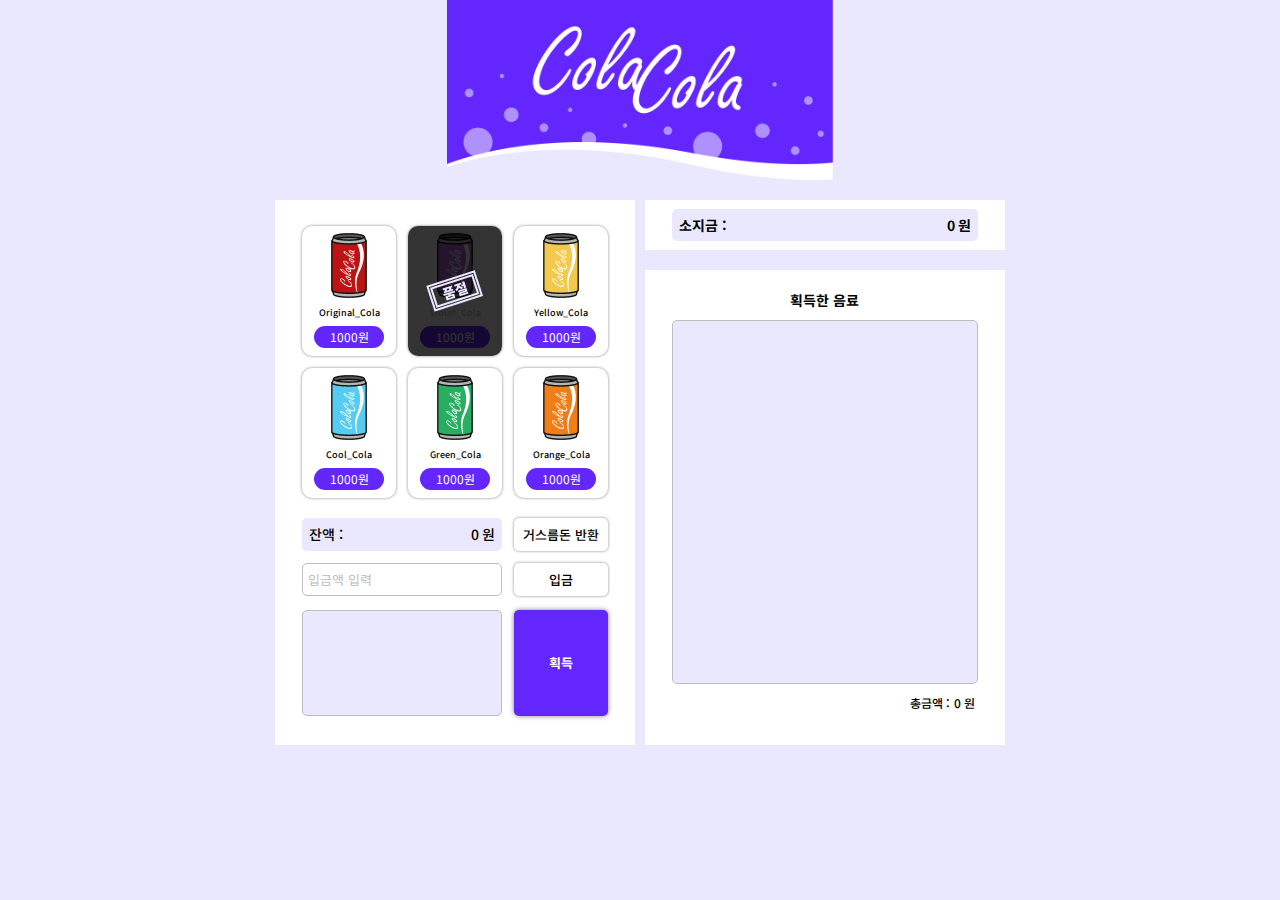
<file: index.html>
<!DOCTYPE html>
<html lang="ko-KR">

<head>
    <meta charset="UTF-8">
    <meta http-equiv="X-UA-Compatible" content="IE=edge">
    <meta name="viewport" content="width=device-width, initial-scale=1.0">
    <title>밴딩머신 만들기</title>
    <!-- font Noto Sans KR -->
    <link rel="preconnect" href="https://fonts.googleapis.com">
    <link rel="preconnect" href="https://fonts.gstatic.com" crossorigin>
    <link href="https://fonts.googleapis.com/css2?family=Noto+Sans+KR:wght@100;300;400;500;700;900&display=swap" rel="stylesheet">
    <!-- Style Sheet -->
    <link rel="stylesheet" href="CSS/common.css">
    <link rel="stylesheet" href="CSS/left_side.css">
    <link rel="stylesheet" href="CSS/right_side.css">
</head>

<body>
    <header>
        <h1>자판기</h1>
        <img src="images/Logo.png" alt="밴딩머신 로고" class="logo">
    </header>
    <!-- left side -->
    <section class="left-wrap">
        <!-- drink items -->
        <form action="">
            <h2>자판기 메뉴</h2>
            <ul class="items-box">
                <!-- <li>
                    <button type="button">
                        <img src="images/original.png" alt="original">
                        <p class="name">Original_Cola</p>
                        <p class="price">1000</p>
                    </button>
                </li> -->
            </ul>

            <!-- changes -->
            <div class="changes-box">
                <h2>거스름돈</h2>
                <div class="changes">
                    <h3>잔액 :</h3>
                    <span>0</span>
                </div>
                <input type="button" value="거스름돈 반환">

                <h2>입금</h2>
                <div class="insert">
                    <input type="text" placeholder="입금액 입력">
                    <input type="button" value="입금">
                </div>
            </div>
            <!-- cart -->
            <section class="selection-box">
                <ul class="selection">
                    <!-- <li>
                        <div class="thumbnail"></div>
                        <p class="name">Original_Cola</p>
                        <span class="count">1</span>
                    </li> -->
                </ul>
                <input type="button" class="get-items-btn" value="획득">
            </section>
        </form>
    </section>

    <!-- right side -->
    <section class="right-wrap">
        <h2>주문현황</h2>
        <!-- funds -->
        <div class="funds">
            <div>
                <h3>소지금 : </h3>
                <span>0</span>
            </div>
        </div>
        <!-- return -->
        <div class="return">
            <h3>획득한 음료</h3>
            <ul>
                <!-- <li>
                    <div class="thumbnail"></div>
                    <p class="name">Original_Cola</p>
                    <span class="count">1</span>
                </li> -->
            </ul>
            <!-- total -->
            <div class="total">
                <h3>총금액 : </h3>
                <span>0</span>
            </div>
        </div>
    </section>
</body>
<!-- JavaScript -->
<script src="js/vending.js"></script>

</html>
</file>
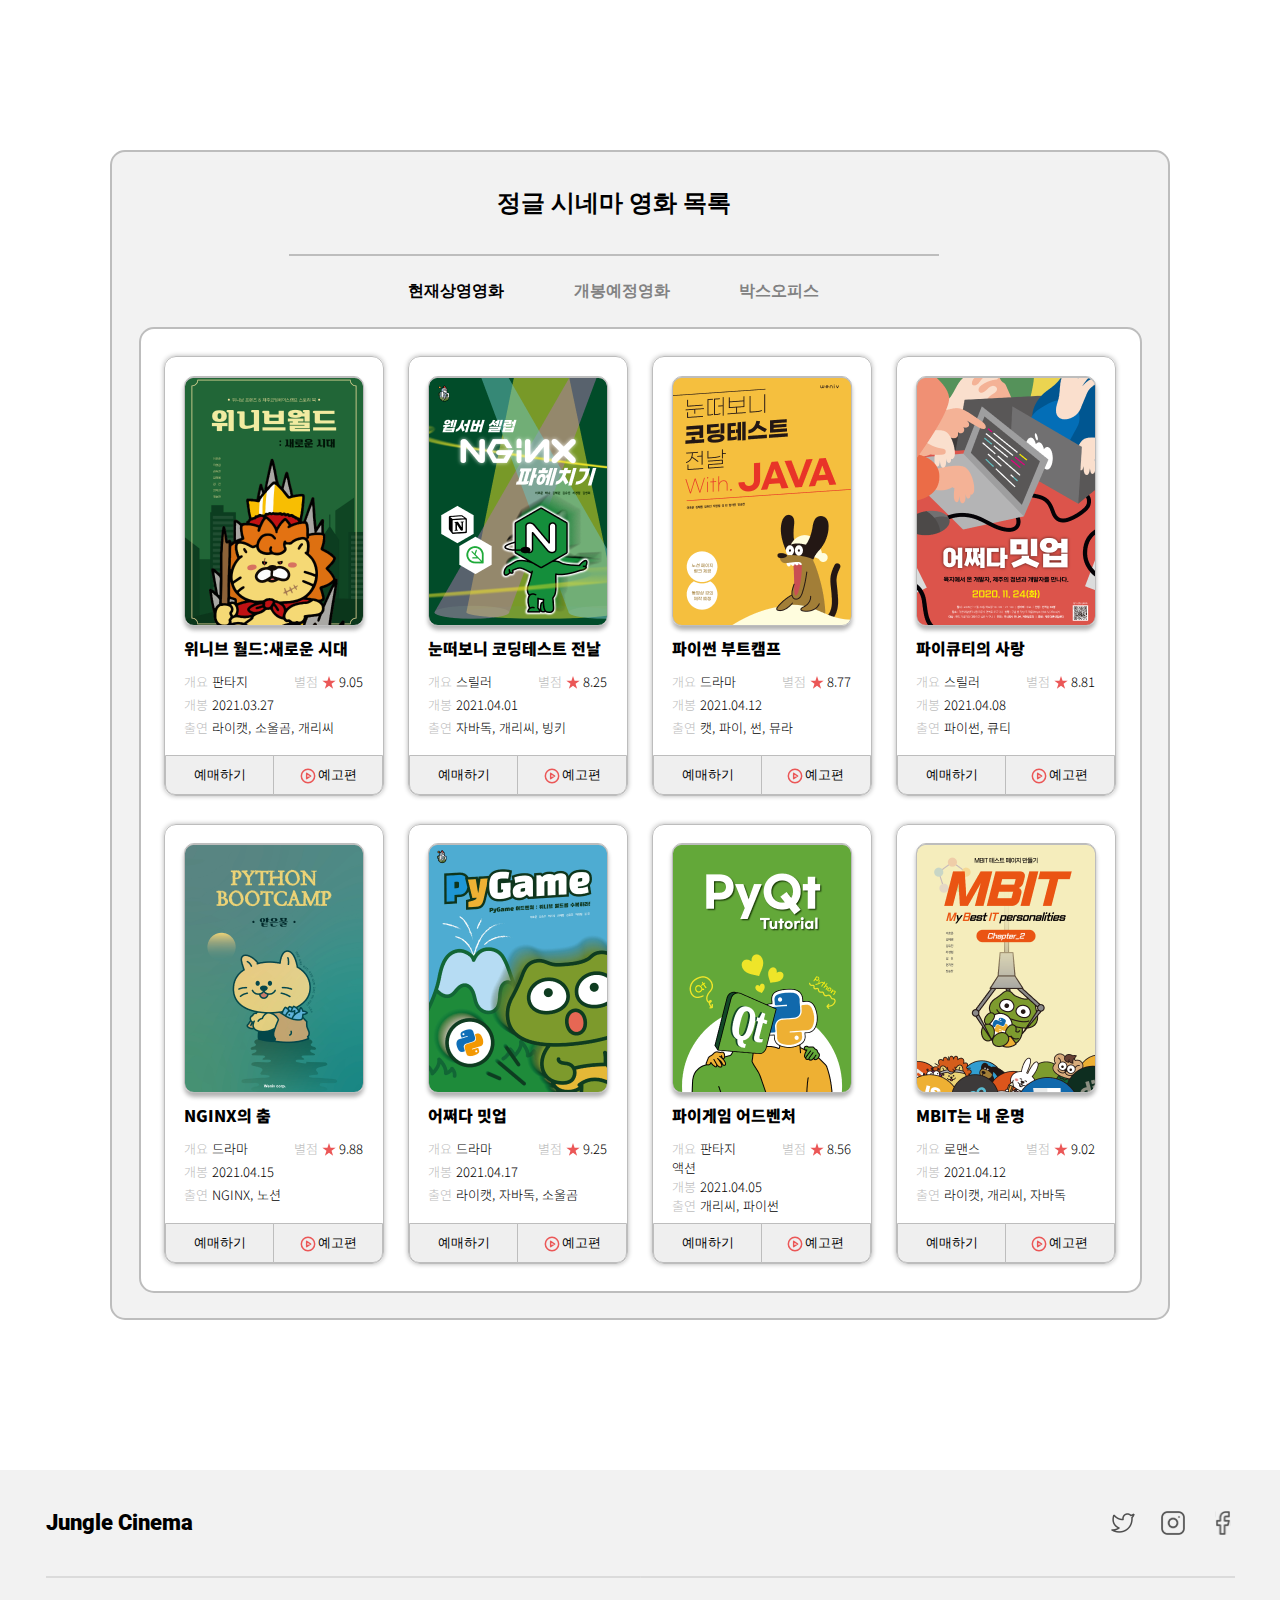
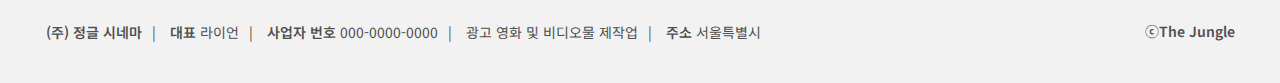
<file: movie_list/index.html>
<!DOCTYPE html>
<html lang="ko-KR">

<head>
    <meta charset="UTF-8">
    <meta http-equiv="X-UA-Compatible" content="IE=edge">
    <meta name="viewport" content="width=device-width, initial-scale=1.0">

    <title>정글 시네마</title>

    <!-- font Roboto -->
    <link rel="preconnect" href="https://fonts.googleapis.com">
    <link rel="preconnect" href="https://fonts.gstatic.com" crossorigin>
    <link href="https://fonts.googleapis.com/css2?family=Roboto:wght@100;300;400;500;700;900&display=swap" rel="stylesheet">
    <!-- font Noto Sans KR -->
    <link rel="preconnect" href="https://fonts.googleapis.com">
    <link rel="preconnect" href="https://fonts.gstatic.com" crossorigin>
    <link href="https://fonts.googleapis.com/css2?family=Noto+Sans+KR:wght@100;300;400;500;700;900&display=swap" rel="stylesheet">
    <!-- Style Sheet -->
    <link rel="stylesheet" href="CSS/common.css">
    <link rel="stylesheet" href="CSS/movie-list.css">
</head>

<body>
    <article class="content-wrap">
        <!-- header -->
        <header>
            <h1>정글 시네마 영화 목록</h1>
            <svg width="650" height="2" viewBox="0 0 650 2" fill="none" xmlns="http://www.w3.org/2000/svg">
                <path d="M0 1H650" stroke="#BDBDBD" stroke-width="2" />
            </svg>
            <nav>
                <ul>
                    <li><a href="#">현재상영영화</a></li>
                    <li><a href="#">개봉예정영화</a></li>
                    <li><a href="#">박스오피스</a></li>
                </ul>
            </nav>
        </header>

        <!-- content -->
        <section class="movie-list">
            <ul>
                <li>
                    <section>
                        <div class="movie-poster">영화포스터</div>
                        <h2 class="movie-title">위니브 월드:새로운 시대</h2>
                        <article class="movie-info">
                            <span class="outline">판타지</span>
                            <span class="rating"><img src="images/icon/rating-star.svg" alt="별점">9.05</span>
                            <span class="release">2021.03.27</span>
                            <span class="cast">라이캣, 소울곰, 개리씨</span>
                        </article>
                    </section>
                    <section>
                        <button type="button" class="reserve">예매하기</button>
                        <button type="button" class="trailer"><img src="images/icon/trailer-btn.svg" alt="예고편 버튼">예고편</button>
                    </section>
                </li>
                <li>
                    <section>
                        <div class="movie-poster">영화포스터</div>
                        <h2 class="movie-title">눈떠보니 코딩테스트 전날</h2>
                        <article class="movie-info">
                            <span class="outline">스릴러</span>
                            <span class="rating"><img src="images/icon/rating-star.svg" alt="별점">8.25</span>
                            <span class="release">2021.04.01</span>
                            <span class="cast">자바독, 개리씨, 빙키</span>
                        </article>
                    </section>
                    <section>
                        <button type="button" class="reserve">예매하기</button>
                        <button type="button" class="trailer"><img src="images/icon/trailer-btn.svg" alt="예고편 버튼">예고편</button>
                    </section>
                </li>
                <li>
                    <section>
                        <div class="movie-poster">영화포스터</div>
                        <h2 class="movie-title">파이썬 부트캠프</h2>
                        <article class="movie-info">
                            <span class="outline">드라마</span>
                            <span class="rating"><img src="images/icon/rating-star.svg" alt="별점">8.77</span>
                            <span class="release">2021.04.12</span>
                            <span class="cast">캣, 파이, 썬, 뮤라</span>
                        </article>
                    </section>
                    <section>
                        <button type="button" class="reserve">예매하기</button>
                        <button type="button" class="trailer"><img src="images/icon/trailer-btn.svg" alt="예고편 버튼">예고편</button>
                    </section>
                </li>
                <li>
                    <section>
                        <div class="movie-poster">영화포스터</div>
                        <h2 class="movie-title">파이큐티의 사랑</h2>
                        <article class="movie-info">
                            <span class="outline">스릴러</span>
                            <span class="rating"><img src="images/icon/rating-star.svg" alt="별점">8.81</span>
                            <span class="release">2021.04.08</span>
                            <span class="cast">파이썬, 큐티</span>
                        </article>
                    </section>
                    <section>
                        <button type="button" class="reserve">예매하기</button>
                        <button type="button" class="trailer"><img src="images/icon/trailer-btn.svg" alt="예고편 버튼">예고편</button>
                    </section>
                </li>
                <li>
                    <section>
                        <div class="movie-poster">영화포스터</div>
                        <h2 class="movie-title">NGINX의 춤</h2>
                        <article class="movie-info">
                            <span class="outline">드라마</span>
                            <span class="rating"><img src="images/icon/rating-star.svg" alt="별점">9.88</span>
                            <span class="release">2021.04.15</span>
                            <span class="cast">NGINX, 노션</span>
                        </article>
                    </section>
                    <section>
                        <button type="button" class="reserve">예매하기</button>
                        <button type="button" class="trailer"><img src="images/icon/trailer-btn.svg" alt="예고편 버튼">예고편</button>
                    </section>
                </li>
                <li>
                    <section>
                        <div class="movie-poster">영화포스터</div>
                        <h2 class="movie-title">어쩌다 밋업</h2>
                        <article class="movie-info">
                            <span class="outline">드라마</span>
                            <span class="rating"><img src="images/icon/rating-star.svg" alt="별점">9.25</span>
                            <span class="release">2021.04.17</span>
                            <span class="cast">라이캣, 자바독, 소울곰</span>
                        </article>
                    </section>
                    <section>
                        <button type="button" class="reserve">예매하기</button>
                        <button type="button" class="trailer"><img src="images/icon/trailer-btn.svg" alt="예고편 버튼">예고편</button>
                    </section>
                </li>
                <li>
                    <section>
                        <div class="movie-poster">영화포스터</div>
                        <h2 class="movie-title">파이게임 어드벤처</h2>
                        <article class="movie-info">
                            <span class="outline">판타지액션</span>
                            <span class="rating"><img src="images/icon/rating-star.svg" alt="별점">8.56</span>
                            <span class="release">2021.04.05</span>
                            <span class="cast">개리씨, 파이썬</span>
                        </article>
                    </section>
                    <section>
                        <button type="button" class="reserve">예매하기</button>
                        <button type="button" class="trailer"><img src="images/icon/trailer-btn.svg" alt="예고편 버튼">예고편</button>
                    </section>
                </li>
                <li>
                    <section>
                        <div class="movie-poster">영화포스터</div>
                        <h2 class="movie-title">MBIT는 내 운명</h2>
                        <article class="movie-info">
                            <span class="outline">로맨스</span>
                            <span class="rating"><img src="images/icon/rating-star.svg" alt="별점">9.02</span>
                            <span class="release">2021.04.12</span>
                            <span class="cast">라이캣, 개리씨, 자바독</span>
                        </article>
                    </section>
                    <button type="button" class="reserve">예매하기</button>
                    <button type="button" class="trailer"><img src="images/icon/trailer-btn.svg" alt="예고편 버튼">예고편</button>
                </li>
            </ul>
        </section>
    </article>

    <!-- footer -->
    <footer>
        <section>
            <div class="logo">Jungle Cinema</div>
            <div class="sns">
                <a href="#"><img src="images/icon/sns-twitter.svg" alt="트위터"></a>
                <a href="#"><img src="images/icon/sns-instagram.svg" alt="인스타그램"></a>
                <a href="#"><img src="images/icon/sns-facebook.svg" alt="페이스북"></a>
            </div>
        </section>
        <svg width="1189" height="2" viewBox="0 0 1189 2" fill="none" xmlns="http://www.w3.org/2000/svg">
            <path d="M0 1L594.5 0.999948L1189 0.999896" stroke="#C4C4C4" />
        </svg>
        <section>
            <address class="company">
                <span>(주) 정글 시네마</span>
                <span>라이언</span>
                <span>000-0000-0000</span>
                <span>광고 영화 및 비디오물 제작업</span>
                <span>서울특별시</span>
            </address>
            <div class="copyright">ⓒThe Jungle</div>
        </section>
    </footer>
</body>

</html>
</file>
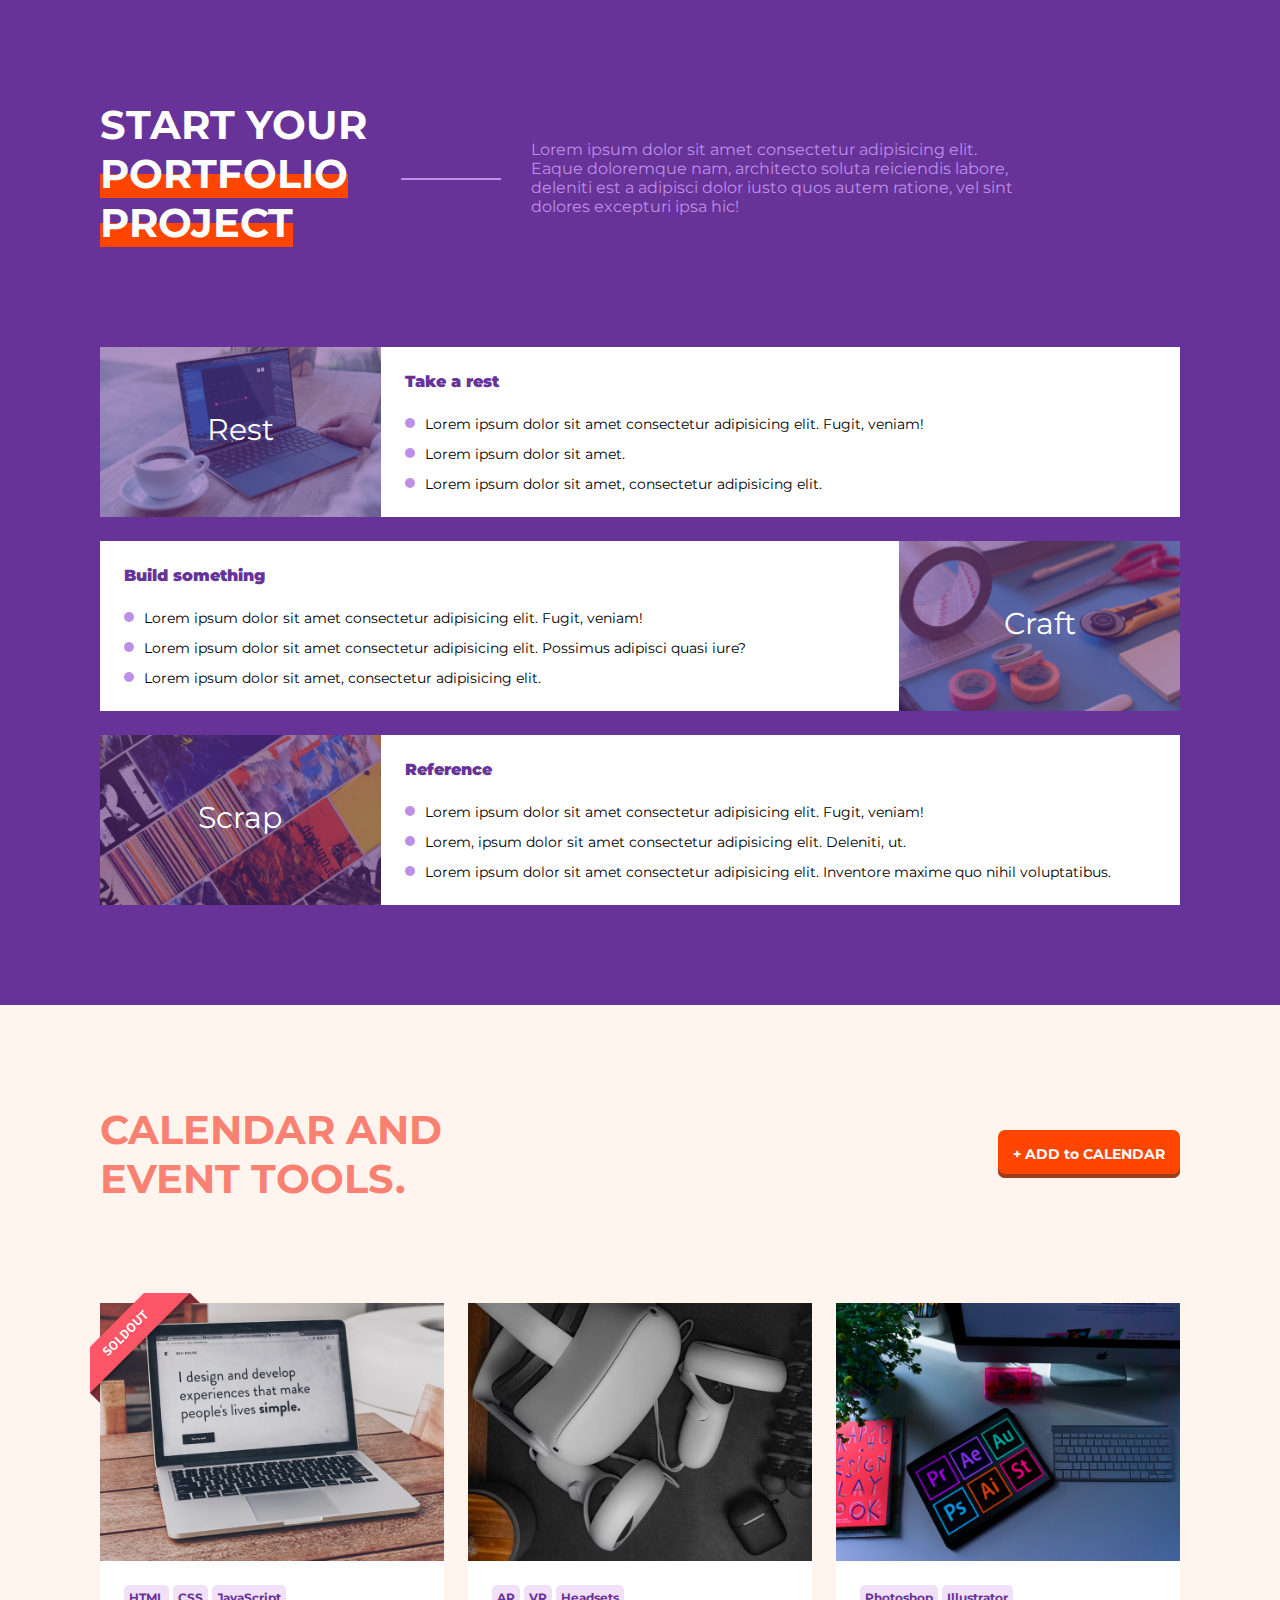
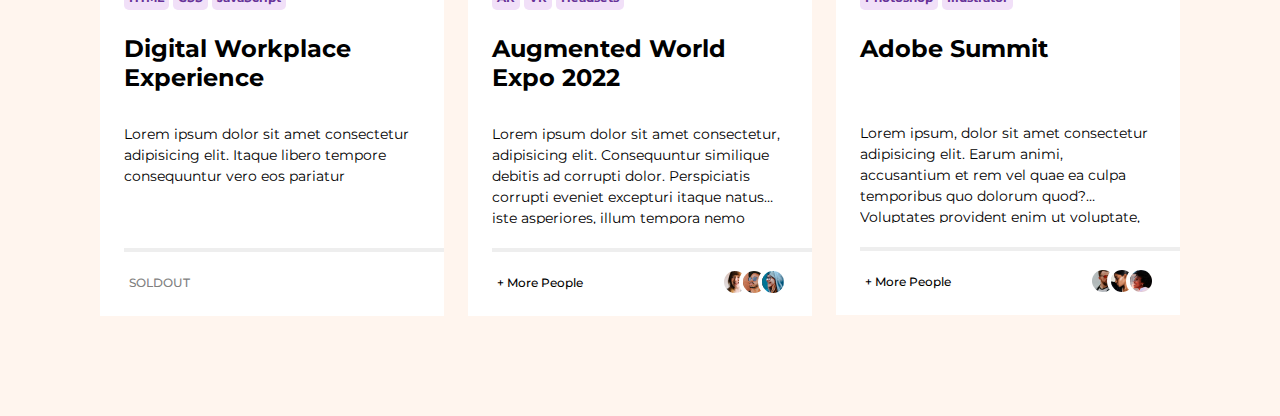
<file: csscook_4/오흥식_events/index.html>
<!DOCTYPE html>
<html lang="ko-KR">

<head>
    <meta charset="UTF-8">
    <meta http-equiv="X-UA-Compatible" content="IE=edge">
    <meta name="viewport" content="width=device-width, initial-scale=1.0">
    <title>Zigzag</title>
    <!-- # font Montserret -->
    <link rel="preconnect" href="https://fonts.googleapis.com">
    <link rel="preconnect" href="https://fonts.gstatic.com" crossorigin>
    <link href="https://fonts.googleapis.com/css2?family=Montserrat:wght@100;300;500;700;900&display=swap" rel="stylesheet">
    <!-- # style sheet -->
    <link rel="stylesheet" href="CSS/common.css">
    <link rel="stylesheet" href="CSS/first-container.css">
    <link rel="stylesheet" href="CSS/second-container.css">

</head>

<body>
    <main>
        <h1 class="hidden">Challenge</h1>

        <div class="bg-color-wrap"><!-- background color -->
            <!-- first container -->
            <section class="first-container cont">
                <!-- container header -->
                <header class="first-header cont-head">
                    <h2>START YOUR <span>PORTFOLIO PROJECT</span></h2>
                    <p>
                        Lorem ipsum dolor sit amet consectetur adipisicing elit.
                        Eaque doloremque nam, architecto soluta reiciendis labore,
                        deleniti est a adipisci dolor iusto quos autem ratione, vel
                        sint dolores excepturi ipsa hic!
                    </p>
                </header><!-- // container header -->

                <!-- container content -->
                <section>
                    <!-- content list -->
                    <ul class="content-list">
                        <li>
                            <!-- images wrap -->
                            <section class="content-image rest">
                                <span class="hidden">rest image</span>
                            </section>
                            <!-- text wrap -->
                            <section class="content-text">
                                <h3 class="content-title">Take a rest</h3>
                                <!-- content list -->
                                <ul class="content">
                                    <li>Lorem ipsum dolor sit amet consectetur adipisicing elit. Fugit, veniam!</li>
                                    <li>Lorem ipsum dolor sit amet.</li>
                                    <li>Lorem ipsum dolor sit amet, consectetur adipisicing elit.</li>
                                </ul>
                            </section>
                        </li>

                        <li>
                            <!-- images wrap -->
                            <section class="content-image craft ir_wa">
                                <span class="hidden">craft image</span>
                            </section>
                            <!-- text wrap -->
                            <section class="content-text">
                                <h3 class="content-title">Build something</h3>
                                <!-- content list -->
                                <ul class="content">
                                    <li>Lorem ipsum dolor sit amet consectetur adipisicing elit. Fugit, veniam!</li>
                                    <li>Lorem ipsum dolor sit amet consectetur adipisicing elit. Possimus adipisci quasi iure?</li>
                                    <li>Lorem ipsum dolor sit amet, consectetur adipisicing elit.</li>
                                </ul>
                            </section>
                        </li>

                        <li>
                            <!-- images wrap -->
                            <section class="content-image scrap">
                                <span class="hidden">scrap image</span>
                            </section>
                            <!-- text wrap -->
                            <section class="content-text">
                                <h3 class="content-title">Reference</h3>
                                <!-- content list -->
                                <ul class="content">
                                    <li>Lorem ipsum dolor sit amet consectetur adipisicing elit. Fugit, veniam!</li>
                                    <li>Lorem, ipsum dolor sit amet consectetur adipisicing elit. Deleniti, ut.</li>
                                    <li>Lorem ipsum dolor sit amet consectetur adipisicing elit. Inventore maxime quo nihil voluptatibus.</li>
                                </ul>
                            </section>
                        </li>
                    </ul><!-- content-list -->
                </section><!-- // container content -->
            </section><!-- // first container -->
        </div>
        <div class="bg-color-wrap"><!-- background color -->
            <!-- second container-->
            <section class="second-container cont">
                <!-- container header -->
                <header class="second-header cont-head">
                    <h2>CALENDAR AND EVENT TOOLS.</h2>

                    <button type="button" class="add-button">+ ADD to CALENDAR</button>
                </header><!-- // container header -->

                <!-- container content -->
                <section>
                    <!-- product list -->
                    <ul class="product-list">
                        <li>
                            <!-- product image -->
                            <section class="product-image soldout">
                                <img src="images/cover01.png" alt="product1">
                            </section>
                            <!-- product content -->
                            <section class="product-content">
                                <article>
                                    <ul class="skills">
                                        <li><span>HTML</span></li>
                                        <li><span>CSS</span></li>
                                        <li><span>JavaScript</span></li>
                                    </ul>
                                </article>
                                <h3>Digital Workplace Experience</h3>
                                <p>
                                    Lorem ipsum dolor sit amet consectetur adipisicing elit.
                                    Itaque libero tempore consequuntur vero eos pariatur
                                </p>
                            </section>
                            <!-- product link -->
                            <section class="product-link">
                                <button type="button" disabled>SOLDOUT</button>
                            </section>
                        </li>

                        <li>
                            <!-- product image -->
                            <section class="product-image">
                                <img src="images/cover02.png" alt="product2">
                            </section>
                            <!-- product content -->
                            <section class="product-content">
                                <article>
                                    <ul class="skills">
                                        <li><span>AR</span></li>
                                        <li><span>VR</span></li>
                                        <li><span>Headsets</span></li>
                                    </ul>
                                </article>
                                <h3>Augmented World Expo 2022</h3>
                                <p>
                                    Lorem ipsum dolor sit amet consectetur,
                                    adipisicing elit. Consequuntur similique debitis ad corrupti dolor.
                                    Perspiciatis corrupti eveniet excepturi itaque natus iste asperiores,
                                    illum tempora nemo ipsum maxime nostrum consequatur
                                    ab sequi praesentium voluptas, velit sunt, in commodi
                                    impedit fuga! Veniam molestiae facere velit id, aut ab
                                    recusandae blanditiis dicta et!
                                </p>
                            </section>
                            <!-- product link -->
                            <section class="product-link">
                                <button type="button">+ More People</button>
                                <ul class="people">
                                    <li><img src="images/people01.png" alt="people1"></li>
                                    <li><img src="images/people02.png" alt="people2"></li>
                                    <li><img src="images/people03.png" alt="people3"></li>
                                </ul>
                            </section>
                        </li>

                        <li>
                            <!-- product image -->
                            <section class="product-image">
                                <img src="images/cover03.png" alt="product3">
                            </section>
                            <!-- product content -->
                            <section class="product-content">
                                <article>
                                    <ul class="skills">
                                        <li><span>Photoshop</span></li>
                                        <li><span>Illustrator</span></li>
                                    </ul>
                                </article>
                                <h3>Adobe Summit</h3>
                                <p>
                                    Lorem ipsum, dolor sit amet consectetur adipisicing elit.
                                    Earum animi, accusantium et rem vel quae ea culpa temporibus
                                    quo dolorum quod? Voluptates provident enim ut voluptate,
                                    accusantium reprehenderi.
                                </p>
                            </section>
                            <!-- product link -->
                            <section class="product-link">
                                <button type="button">+ More People</button>
                                <ul class="people">
                                    <li><img src="images/people04.png" alt="people4"></li>
                                    <li><img src="images/people05.png" alt="people5"></li>
                                    <li><img src="images/people06.png" alt="people6"></li>
                                </ul>
                            </section>
                        </li>
                    </ul><!-- // product list -->
                </section><!-- // container content -->
            </section><!-- // second container -->
        </div>
    </main>
</body>

</html>
</file>
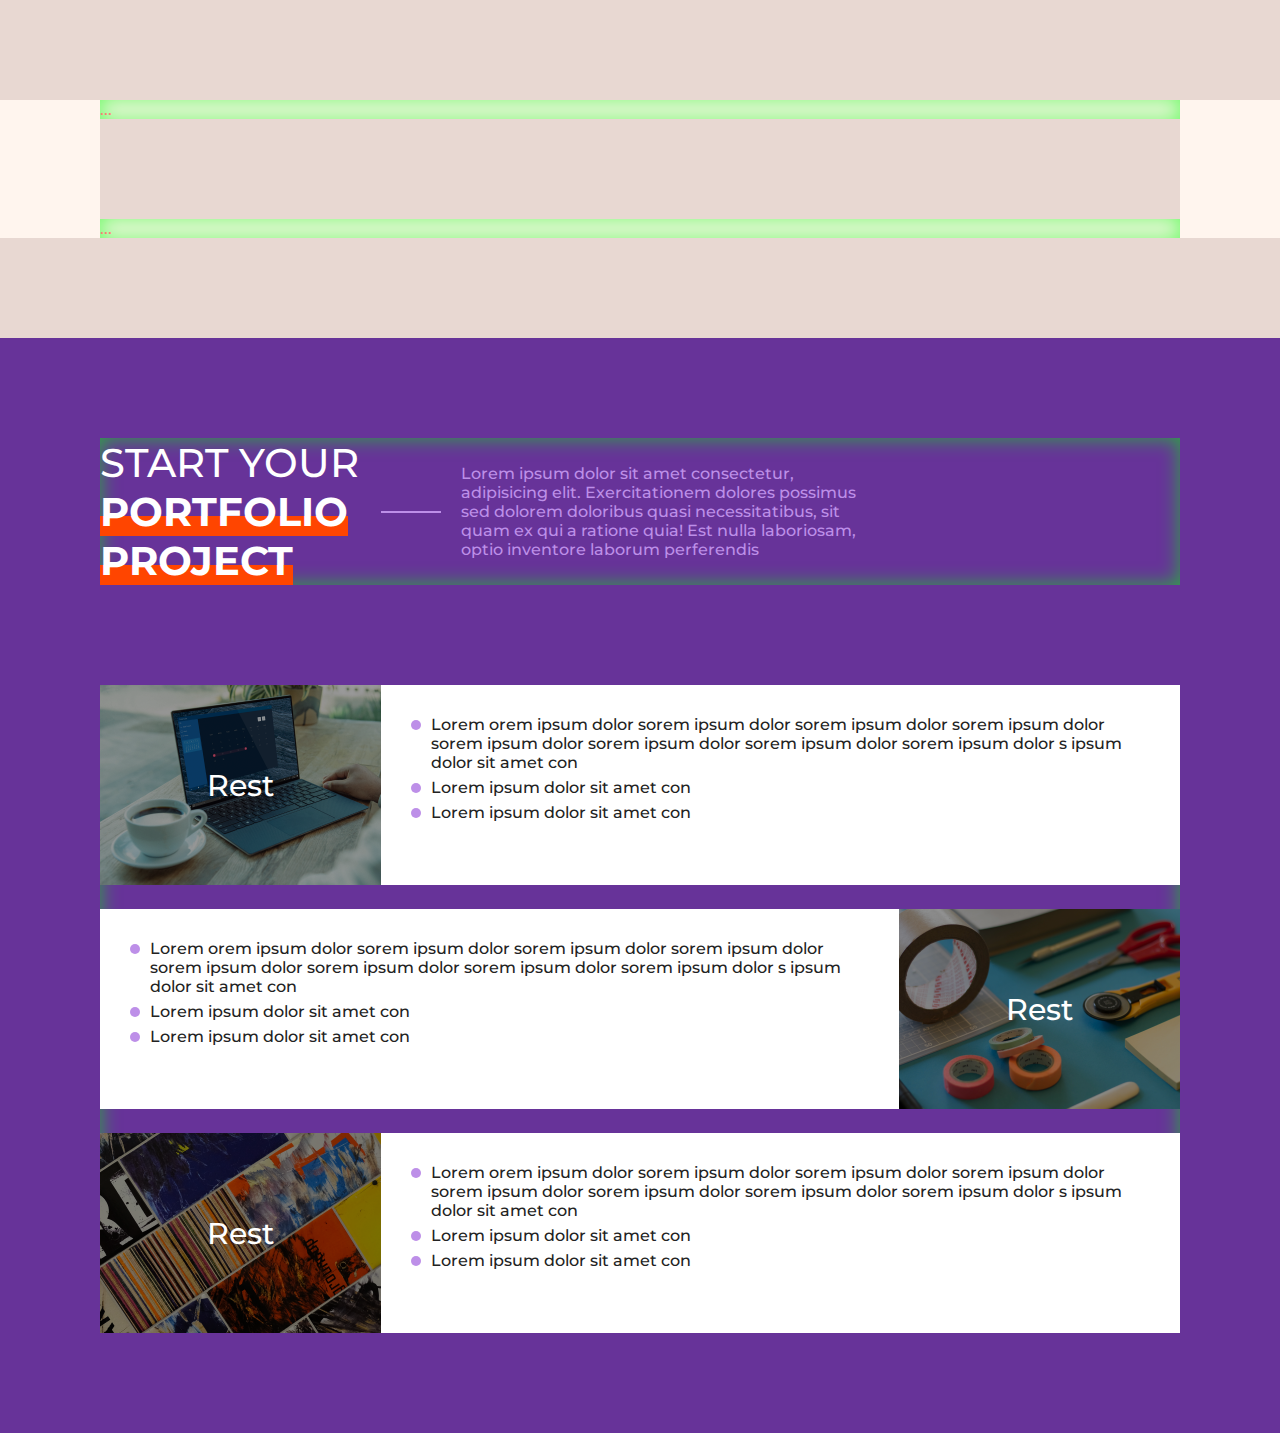
<file: csscook_last/events/index.html>
<!DOCTYPE html>
<html>
	<head>
		<link rel="preconnect" href="https://fonts.googleapis.com">
		<link rel="preconnect" href="https://fonts.gstatic.com" crossorigin>
		<link href="https://fonts.googleapis.com/css2?family=Montserrat:wght@500;700&display=swap" rel="stylesheet">
		<link rel="stylesheet" href="pseudo.css">
		<link rel="stylesheet" href="style.css">
	</head>
	<body>

		<section class="section section_pink pseudo_padding_y size_100">
			<div class="l_wrapper">

				<header class="section-header pseudo_padding_b">
					...
				</header>

				<div class="section-contents">
					...
				</div>

			</div>
		</section>

		<section class="section section_purple">
			<div class="l_wrapper">

				<header class="section-header">
					<div class="title">
						<h1 class="title-headings">
							START YOUR
							<strong>
								PORTFOLIO
								PROJECT
							</strong>
						</h1>
						<p>Lorem ipsum dolor sit amet consectetur, adipisicing elit. Exercitationem dolores possimus sed dolorem doloribus quasi necessitatibus, sit quam ex qui a ratione quia! Est nulla laboriosam, optio inventore laborum perferendis</p>
					</div>
				</header>

				<div class="section-contents">

					<section class="card">
						<div class="card-cover">
							<img src="images/photo01.png">
							<h2>Rest</h2>
						</div>
						<div class="card-contents">
							<ul class="lists">
								<li>Lorem orem ipsum dolor sorem ipsum dolor sorem ipsum dolor sorem ipsum dolor sorem ipsum dolor sorem ipsum dolor sorem ipsum dolor sorem ipsum dolor s ipsum dolor sit amet con</li>
								<li>Lorem ipsum dolor sit amet con</li>
								<li>Lorem ipsum dolor sit amet con</li>
							</ul>
						</div>
					</section>
					<section class="card">
						<div class="card-cover">
							<img src="images/photo02.png">
							<h2>Rest</h2>
						</div>
						<div class="card-contents">
							<ul class="lists">
								<li>Lorem orem ipsum dolor sorem ipsum dolor sorem ipsum dolor sorem ipsum dolor sorem ipsum dolor sorem ipsum dolor sorem ipsum dolor sorem ipsum dolor s ipsum dolor sit amet con</li>
								<li>Lorem ipsum dolor sit amet con</li>
								<li>Lorem ipsum dolor sit amet con</li>
							</ul>
						</div>
					</section>
					<section class="card">
						<div class="card-cover">
							<img src="images/photo03.png">
							<h2>Rest</h2>
						</div>
						<div class="card-contents">
							<ul class="lists">
								<li>Lorem orem ipsum dolor sorem ipsum dolor sorem ipsum dolor sorem ipsum dolor sorem ipsum dolor sorem ipsum dolor sorem ipsum dolor sorem ipsum dolor s ipsum dolor sit amet con</li>
								<li>Lorem ipsum dolor sit amet con</li>
								<li>Lorem ipsum dolor sit amet con</li>
							</ul>
						</div>
					</section>

				</div>
			</div>
		</section>

	</body>
</html>
</file>
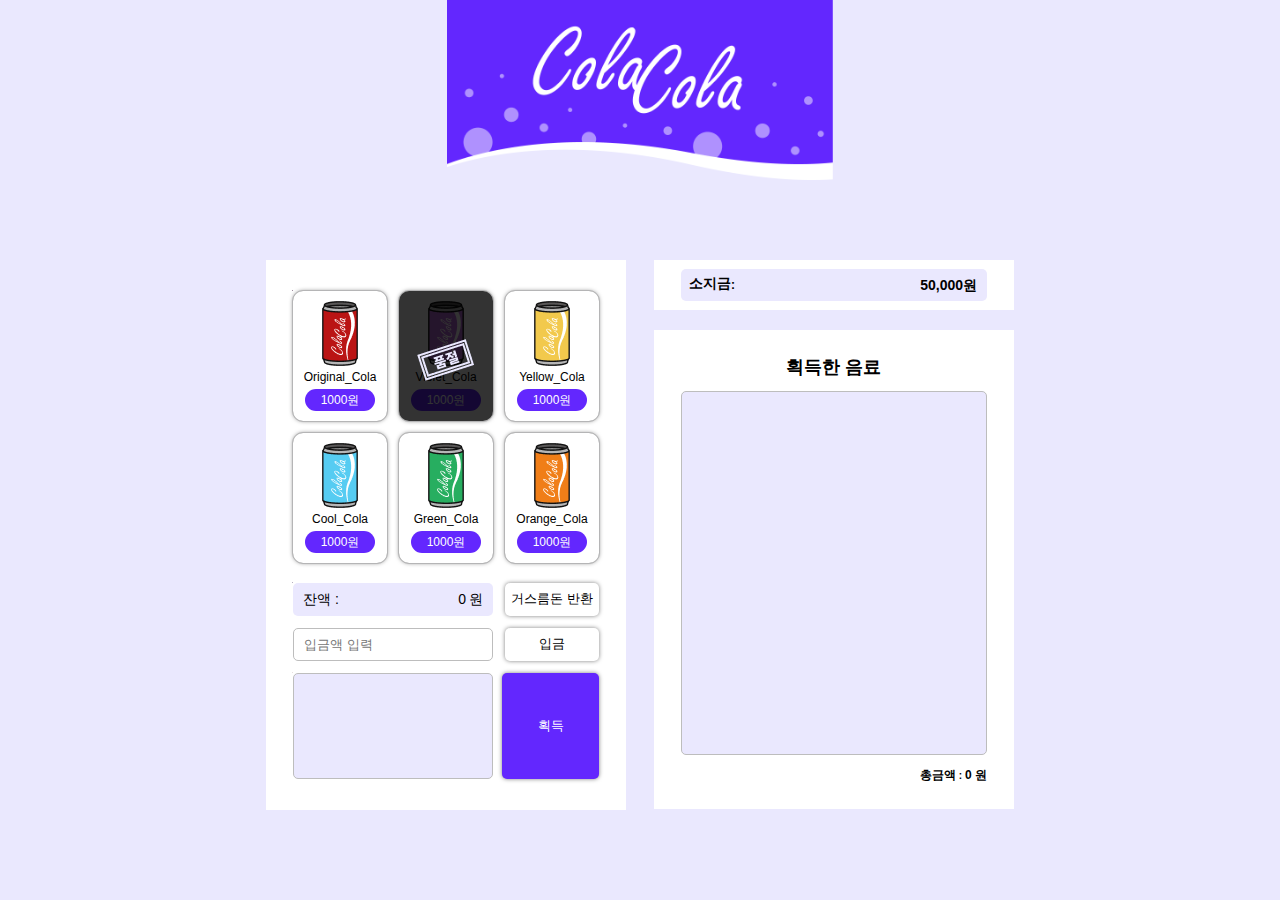
<file: vending_machine/2nd-vending/index.html>
<!DOCTYPE html>
<html lang="ko-KR">

<head>
    <meta charset="UTF-8">
    <meta http-equiv="X-UA-Compatible" content="IE=edge">
    <meta name="viewport" content="width=device-width, initial-scale=1.0">
    <title>vending machine</title>
    <link rel="stylesheet" href="CSS/common.css">
    <link rel="stylesheet" href="CSS/left-side.css">
    <link rel="stylesheet" href="CSS/right-side.css">
</head>

<body>
    <!-- top-header -->
    <header class="main-header">
        <img src="images/Logo.png" alt="Vending Machine logo">
    </header><!-- top-header -->

    <!-- vending-main -->
    <main>
        <!-- input-section -->
        <section class="input-section">
            <h2 class="hidden">사용자 입력</h2>
            <!-- menu-wrapper -->
            <section class="menu-wrapper">
                <h3 class="hidden">상품 메뉴</h3>
                <!-- items-list -->
                <ul class="items-list">
                    <!-- <li>
                        <button type="button" value="Original_Cola" class="soldout">
                            <img src="images/original.png" alt="Original Cola image" class="item-img">
                            <strong class="item-name">Original_Cola</strong>
                            <span class="item-price">1000</span>
                        </button>
                    </li> -->
                </ul><!-- // items-list -->
            </section><!-- // menu-wrapper -->

            <!-- form -->
            <form action="">
                <!-- slot-wrapper -->
                <section class="slot-wrapper">
                    <h3 class="hidden">입금, 거스름돈 반환</h3>

                    <!-- slot-change -->
                    <section class="slot-change">
                        <span id="change_display"></span>
                        <button type="button" id="change_button">거스름돈 반환</button>
                    </section>

                    <!-- slot-insert -->
                    <section class="slot-insert">
                        <input type="number" placeholder="입금액 입력" step="1000" min="0" id="insert_input">
                        <button type="button" id="insert_button">입금</button>
                    </section>
                </section><!-- // slot-wrapper -->

                <!-- select-wrapper -->
                <section class="select-wrapper">
                    <h3 class="hidden">선택한 음료 목록</h3>
                    <!-- select-list -->
                    <ul class="select-list list-style">

                        <!-- <li>
                            <button type="button" value="Original_Cola">
                                <img src="images/green.png" alt="Original Cola Image" class="select-img">
                                <strong class="item-name">Original_Cola</strong>
                                <span class="item-count">0</span>
                            </button>
                        </li> -->

                    </ul><!-- // select-list -->
                    <button type="button" class="get-button" id="get_button">획득</button>
                </section><!-- // select-wrapper -->
            </form><!-- // form -->
        </section><!-- // input-section -->

        <!-- wallet-wrapper -->
        <article class="wallet">
            <h3>소지금</h3>
            <span id="my_wallet"></span>
        </article><!-- // wallet-wrapper -->

        <!-- output-section -->
        <section class="output-section">
            <h2>획득한 음료</h2>
            <!-- dispenser-list -->
            <ul class="dispenser-list list-style">

                <!-- <li>
                    <button type="button" value="Original_Cola">
                        <img src="images/green.png" alt="Original Cola Image" class="select-img">
                        <strong class="item-name">Original_Cola</strong>
                        <span class="item-count">0</span>
                    </button>
                </li> -->

            </ul><!-- // dispenser-list -->

            <!-- total-price-wrapper -->
            <p class="total-price">
                <strong>총금액</strong>
                <span id="total_payment"></span>
            </p>
        </section><!-- // output-section -->
    </main><!-- // vending-main -->
</body>
<script src="JS/vending.js"></script>

</html>
</file>
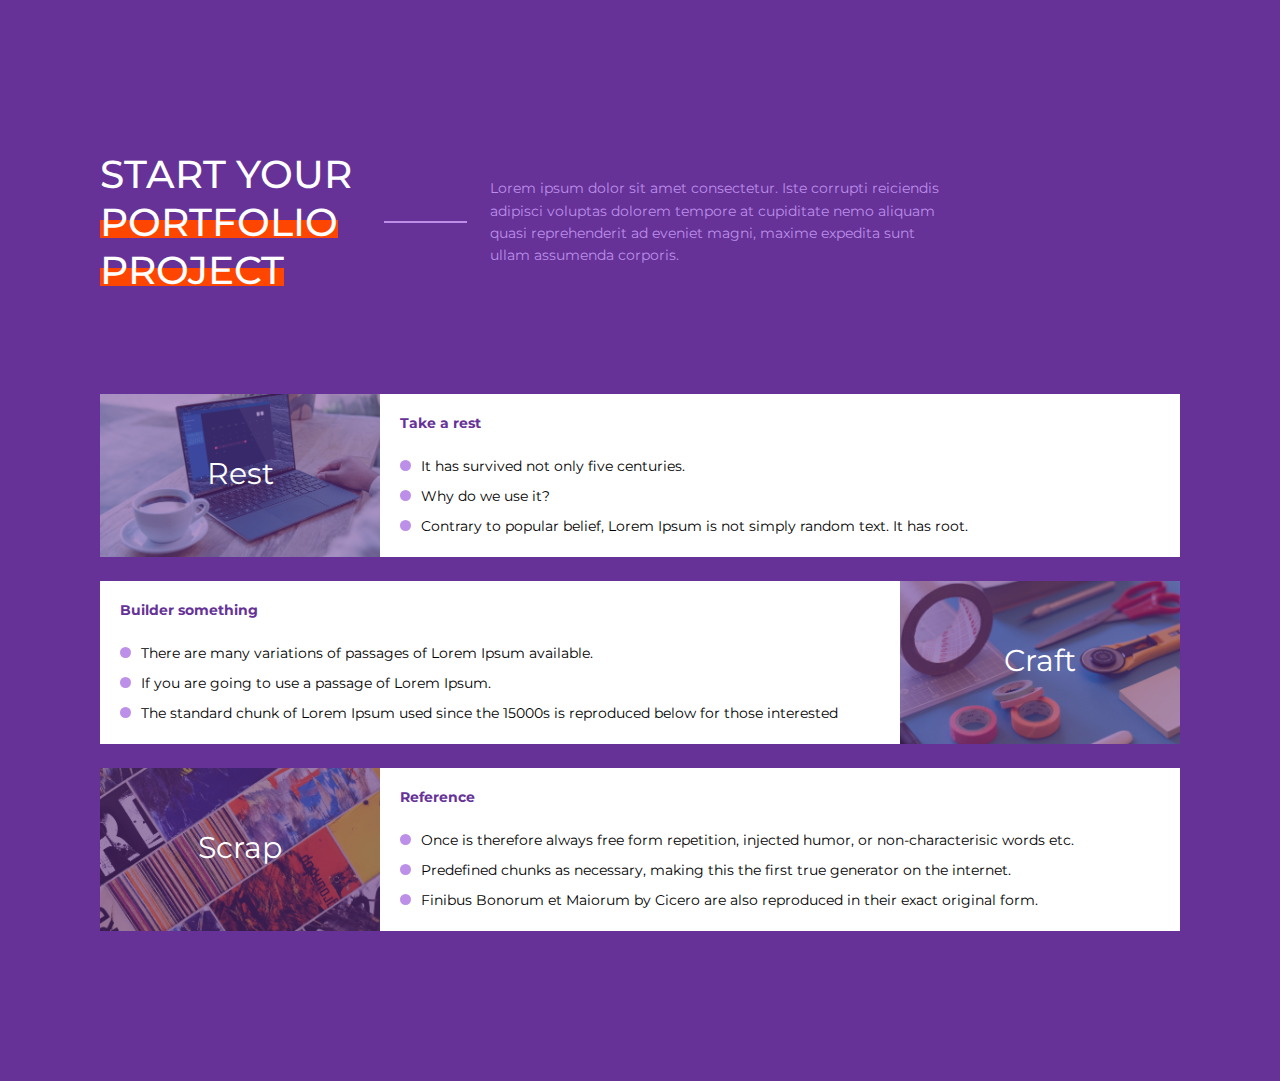
<file: csscook_3/challenges/오흥식_zigzag/index.html>
<!DOCTYPE html>
<html lang="ko-KR">

<head>
    <meta charset="UTF-8">
    <meta http-equiv="X-UA-Compatible" content="IE=edge">
    <meta name="viewport" content="width=device-width, initial-scale=1.0">
    <title>Zigzag</title>

    <!-- font Montserrat 500, 700 -->
    <link rel="preconnect" href="https://fonts.googleapis.com">
    <link rel="preconnect" href="https://fonts.gstatic.com" crossorigin>
    <link href="https://fonts.googleapis.com/css2?family=Montserrat:wght@500;700&display=swap" rel="stylesheet">

    <!-- style sheet -->
    <link rel="stylesheet" href="CSS/style.css">

</head>

<body>
    <!-- header -->
    <header>
        <h1>
            <p>START YOUR</p>
            <p>PORTFOLIO</p>
            <p>PROJECT</p>
        </h1>
        <svg width="83" height="2" viewBox="0 0 83 2" fill="none" xmlns="http://www.w3.org/2000/svg">
            <rect width="83" height="2" fill="#BC8EE8" />
        </svg>

        <p>
            Lorem ipsum dolor sit amet consectetur.
            Iste corrupti reiciendis adipisci voluptas dolorem tempore at
            cupiditate nemo aliquam quasi reprehenderit ad eveniet magni, maxime
            expedita sunt ullam assumenda corporis.
        </p>
    </header>
    <!-- main -->
    <main>
        <section>
            <!-- image wrap -->
            <div class="img-wrap rest">
                <img src="images/photo01.png" alt="rest image">
            </div>
            <!-- content wrap -->
            <div class="content-wrap">
                <h2>Take a rest</h2>
                <!-- paragraph wrap -->
                <ul class="paragraph-wrap">
                    <li>
                        <p>It has survived not only five centuries.</p>
                    </li>
                    <li>
                        <p>Why do we use it?</p>
                    </li>
                    <li>
                        <p>Contrary to popular belief, Lorem Ipsum is not simply random text. It has root.</p>
                    </li>
                </ul>
            </div>
        </section>
        <section>
            <!-- image wrap -->
            <div class="img-wrap craft">
                <img src="images/photo02.png" alt="craft image">
            </div>
            <!-- content wrap -->
            <div class="content-wrap">
                <h2>Builder something</h2>
                <!-- paragraph wrap -->
                <ul class="paragraph-wrap">
                    <li>
                        <p>There are many variations of passages of Lorem Ipsum available.</p>
                    </li>
                    <li>
                        <p>If you are going to use a passage of Lorem Ipsum.</p>
                    </li>
                    <li>
                        <p>The standard chunk of Lorem Ipsum used since the 15000s is reproduced below for those interested</p>
                    </li>
                </ul>
            </div>
        </section>
        <section>
            <!-- image wrap -->
            <div class="img-wrap scrap">
                <img src="images/photo03.png" alt="scrap image">
            </div>
            <!-- content wrap -->
            <div class="content-wrap">
                <h2>Reference</h2>
                <ul class="paragraph-wrap">
                    <!-- paragraph wrap -->
                    <li>
                        <p>Once is therefore always free form repetition, injected humor, or non-characterisic words etc.</p>
                    </li>
                    <li>
                        <p>Predefined chunks as necessary, making this the first true generator on the internet.</p>
                    </li>
                    <li>
                        <p>Finibus Bonorum et Maiorum by Cicero are also reproduced in their exact original form.</p>
                    </li>
                </ul>
            </div>
        </section>
    </main>

    <!-- none -->
    <p class="boom">BOOOOOOM!!</p>
</body>

</html>
</file>
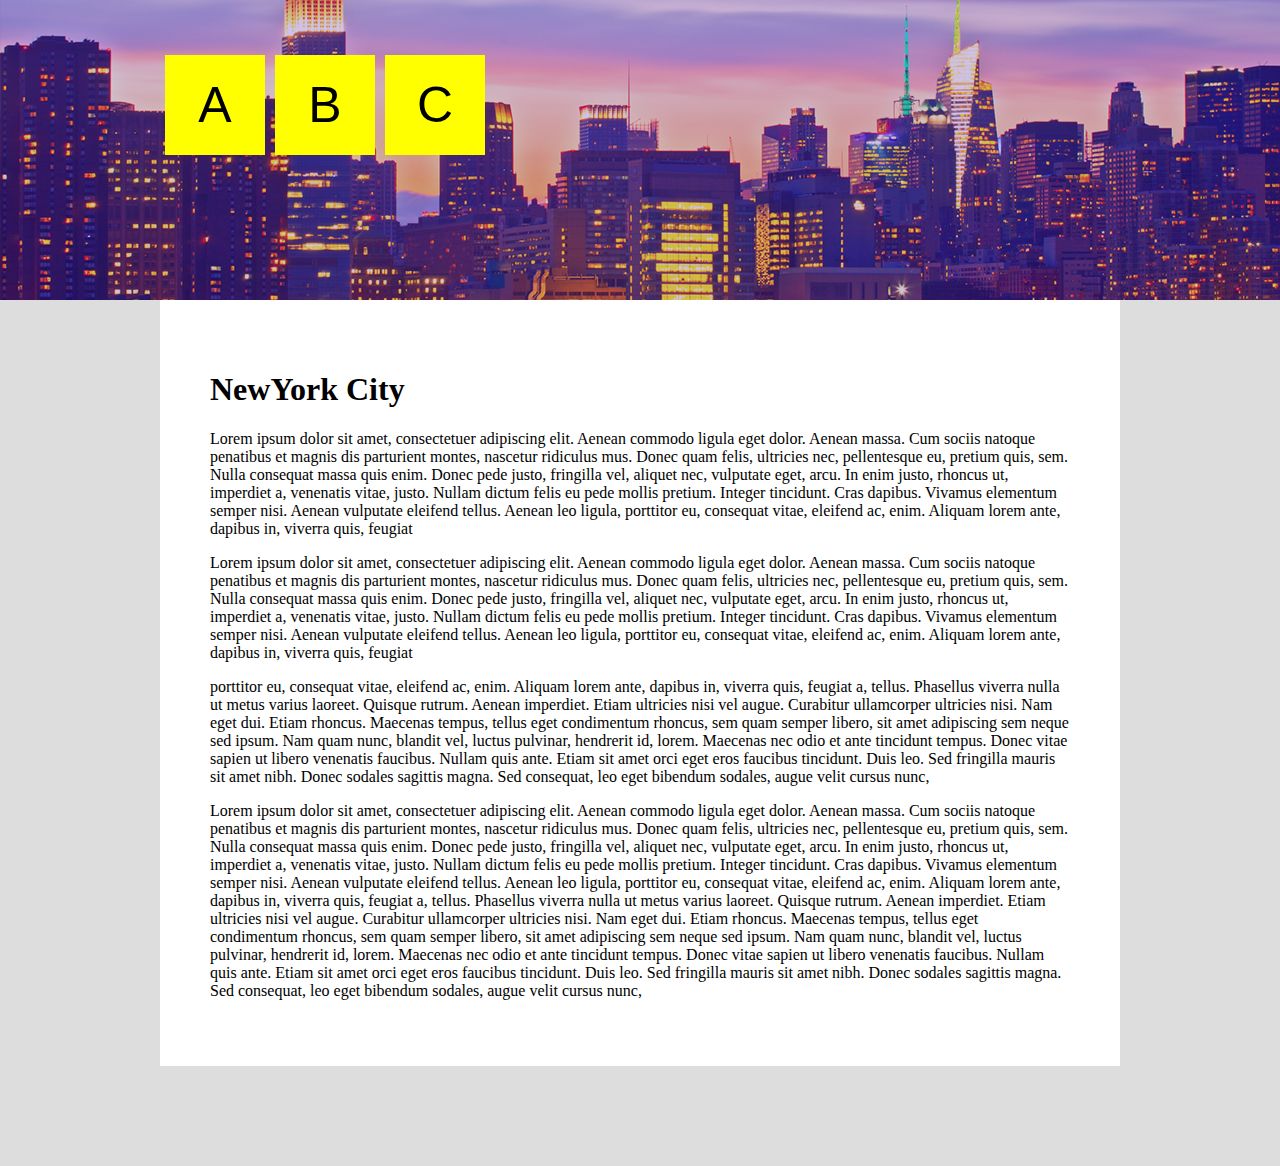
<file: csscook_3/study/negative-margins/index.html>
<!DOCTYPE html>
<html>
    <head>
		<meta charset="UTF-8">
        <title>Negative Margin</title>
        <link rel="stylesheet" href="style.css">
    </head>
    <body>
        
        <div class="header">
            <div class="box-wrapper">
                <div class="box">A</div>
                <div class="box">B</div>
                <div class="box">C</div>
            </div>
        </div>
        <div class="contents">
            <h1>NewYork City</h1>
            <p>Lorem ipsum dolor sit amet, consectetuer adipiscing elit. Aenean commodo ligula eget dolor. Aenean massa. Cum sociis natoque penatibus et magnis dis parturient montes, nascetur ridiculus mus. Donec quam felis, ultricies nec, pellentesque eu, pretium quis, sem. Nulla consequat massa quis enim. Donec pede justo, fringilla vel, aliquet nec, vulputate eget, arcu. In enim justo, rhoncus ut, imperdiet a, venenatis vitae, justo. Nullam dictum felis eu pede mollis pretium. Integer tincidunt. Cras dapibus. Vivamus elementum semper nisi. Aenean vulputate eleifend tellus. Aenean leo ligula, porttitor eu, consequat vitae, eleifend ac, enim. Aliquam lorem ante, dapibus in, viverra quis, feugiat</p>
            <p>Lorem ipsum dolor sit amet, consectetuer adipiscing elit. Aenean commodo ligula eget dolor. Aenean massa. Cum sociis natoque penatibus et magnis dis parturient montes, nascetur ridiculus mus. Donec quam felis, ultricies nec, pellentesque eu, pretium quis, sem. Nulla consequat massa quis enim. Donec pede justo, fringilla vel, aliquet nec, vulputate eget, arcu. In enim justo, rhoncus ut, imperdiet a, venenatis vitae, justo. Nullam dictum felis eu pede mollis pretium. Integer tincidunt. Cras dapibus. Vivamus elementum semper nisi. Aenean vulputate eleifend tellus. Aenean leo ligula, porttitor eu, consequat vitae, eleifend ac, enim. Aliquam lorem ante, dapibus in, viverra quis, feugiat</p>
            <p>porttitor eu, consequat vitae, eleifend ac, enim. Aliquam lorem ante, dapibus in, viverra quis, feugiat a, tellus. Phasellus viverra nulla ut metus varius laoreet. Quisque rutrum. Aenean imperdiet. Etiam ultricies nisi vel augue. Curabitur ullamcorper ultricies nisi. Nam eget dui. Etiam rhoncus. Maecenas tempus, tellus eget condimentum rhoncus, sem quam semper libero, sit amet adipiscing sem neque sed ipsum. Nam quam nunc, blandit vel, luctus pulvinar, hendrerit id, lorem. Maecenas nec odio et ante tincidunt tempus. Donec vitae sapien ut libero venenatis faucibus. Nullam quis ante. Etiam sit amet orci eget eros faucibus tincidunt. Duis leo. Sed fringilla mauris sit amet nibh. Donec sodales sagittis magna. Sed consequat, leo eget bibendum sodales, augue velit cursus nunc,</p>
            <p>Lorem ipsum dolor sit amet, consectetuer adipiscing elit. Aenean commodo ligula eget dolor. Aenean massa. Cum sociis natoque penatibus et magnis dis parturient montes, nascetur ridiculus mus. Donec quam felis, ultricies nec, pellentesque eu, pretium quis, sem. Nulla consequat massa quis enim. Donec pede justo, fringilla vel, aliquet nec, vulputate eget, arcu. In enim justo, rhoncus ut, imperdiet a, venenatis vitae, justo. Nullam dictum felis eu pede mollis pretium. Integer tincidunt. Cras dapibus. Vivamus elementum semper nisi. Aenean vulputate eleifend tellus. Aenean leo ligula, porttitor eu, consequat vitae, eleifend ac, enim. Aliquam lorem ante, dapibus in, viverra quis, feugiat a, tellus. Phasellus viverra nulla ut metus varius laoreet. Quisque rutrum. Aenean imperdiet. Etiam ultricies nisi vel augue. Curabitur ullamcorper ultricies nisi. Nam eget dui. Etiam rhoncus. Maecenas tempus, tellus eget condimentum rhoncus, sem quam semper libero, sit amet adipiscing sem neque sed ipsum. Nam quam nunc, blandit vel, luctus pulvinar, hendrerit id, lorem. Maecenas nec odio et ante tincidunt tempus. Donec vitae sapien ut libero venenatis faucibus. Nullam quis ante. Etiam sit amet orci eget eros faucibus tincidunt. Duis leo. Sed fringilla mauris sit amet nibh. Donec sodales sagittis magna. Sed consequat, leo eget bibendum sodales, augue velit cursus nunc,</p>
        </div>
        

    </body>
</html>
</file>
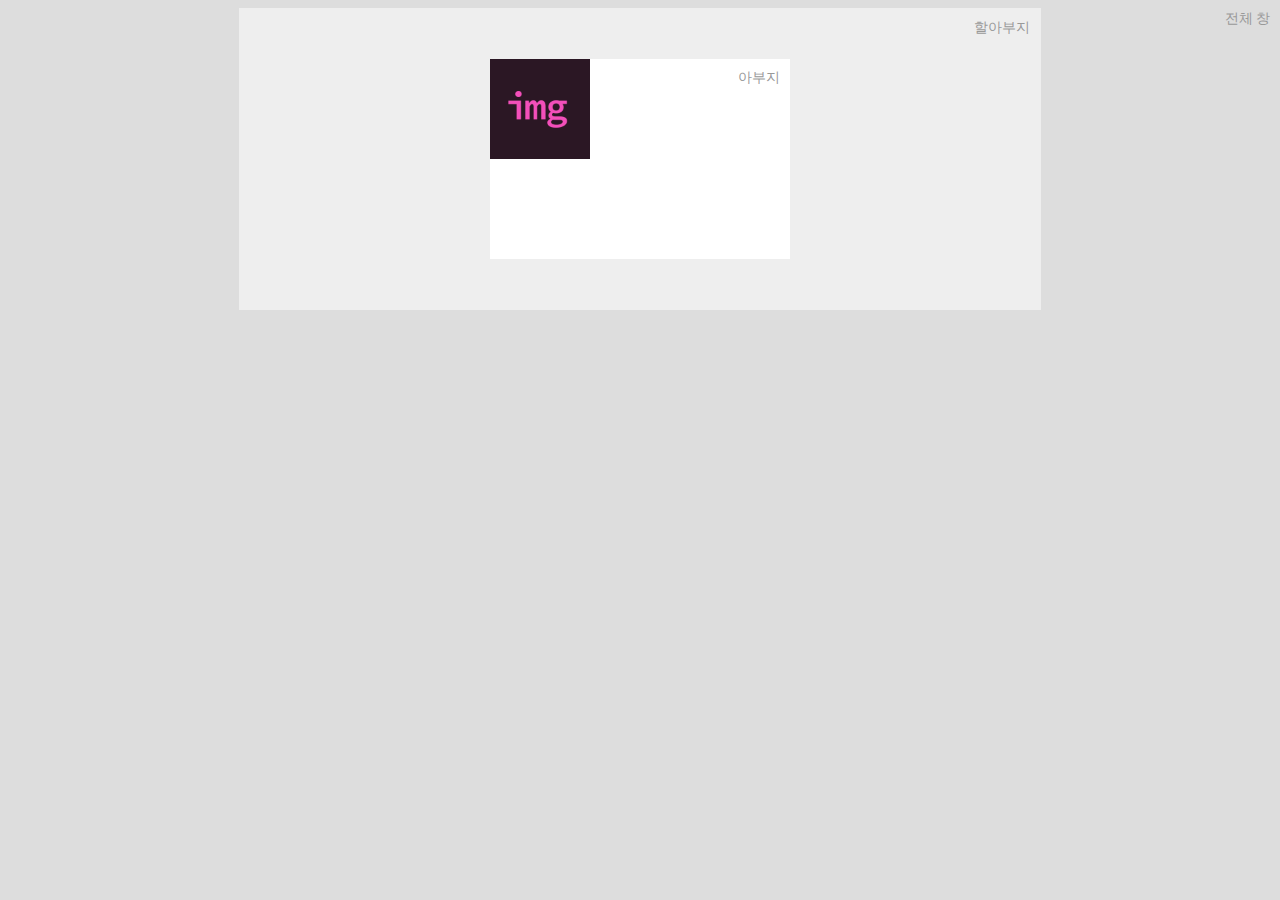
<file: csscook_3/study/position/index.html>
<!DOCTYPE html>
<html>
	<head>
		<meta charset="UTF-8">
        <title>06 Position</title>
        <link rel="stylesheet" href="style.css">
        <style>
            body {
                background-color: #ddd;
            }
            .grand-father {
                background-color: #eee;
                width: 800px;
                margin: 0 auto;
                padding: 1px;
            }
            .father {
                background-color: white;
                width: 300px;
                height: 200px;
                margin: 50px auto;
            }
            .children {
                width: 100px;
                height: 100px;
            }
        </style>
	</head>
	<body>

        <div class="grand-father">
            <div class="father">
                <img class="children" src="img.png">
            </div>
        </div>
       
	</body>
</html>
</file>
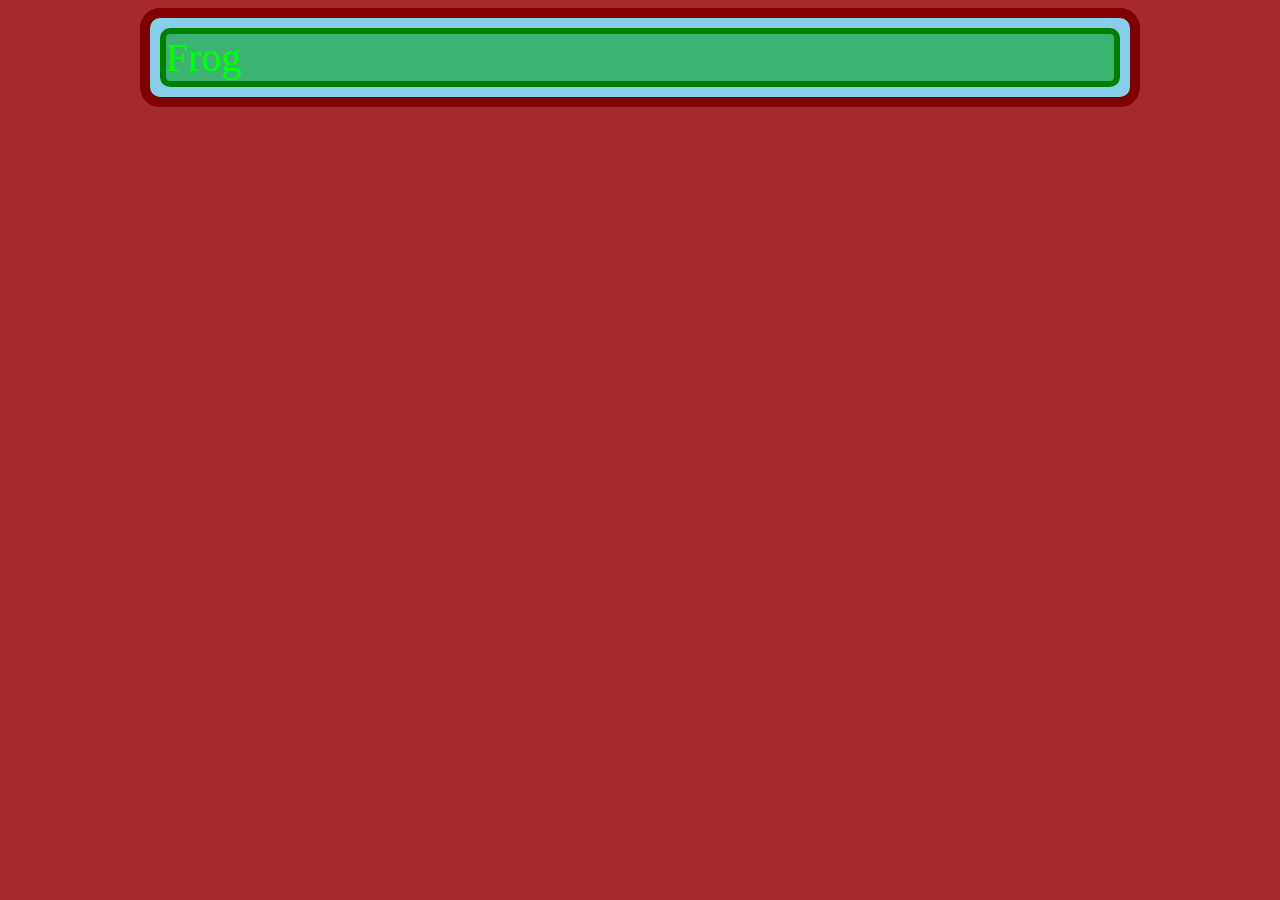
<file: csscook_4/mini/flexing/index.html>
<!DOCTYPE html>
<html>
    <head>
        <title>Flexing</title>
        <style>
            body {
                background-color: brown;
            }
            .playground {
                border: 10px solid maroon;
                width: 980px;
                margin: 0 auto;
                border-radius: 20px;
                background-color: skyblue;
            }
            .frog {
                background-color: mediumseagreen;
                color: lime;
                font-size: 40px;
                margin: 10px;
                border: 6px solid green;
                border-radius: 10px;
            }
        </style>
    </head>
    <body>

        <div class="playground">
            <div class="frog">Frog</div>
        </div>

    </body>
</html>
</file>
<file: CSS/common.css>
/* root */
:root {
    --color-main: #6327FE;
    --color-back: #EAE8FE;

    --font-size-name: 9px;
    --font-size-price: 12px;
    --font-size-button: 13px;
    --font-size-display: 14px;
}

/* reset */
* {
    margin: 0;
    padding: 0;

    font-family: 'Noto Sans KR', sans-serif;
}

body {
    display: flex;
    justify-content: space-evenly;
    justify-items: center;
    align-items: center;
    flex-wrap: wrap;

    max-width: 748px;
    margin: auto;

    background-color: var(--color-back);
}

ul li {
    list-style: none;
}

img {
    vertical-align: bottom;
}

/* checkbox */
input[type="checkbox"] {
    display: none;
}

/* header */
header {
    width: 100vw;
    display: flex;
    justify-content: center;
    align-items: start;
}

h1,
h2 {
    position: absolute;
    font-size: 0;
}

.logo {
    width: 386px;
    margin-bottom: 20px;
}

/* scrollbar */
::-webkit-scrollbar {
    width: 8px;
}

::-webkit-scrollbar-thumb {
    background-color: white;
    background-clip: padding-box;

    border-top: 10px solid transparent;
    border-right: 4px solid transparent;
    border-bottom: 10px solid transparent;
}

/* button cursor */
input[type="button"],
button[type="button"] {
    cursor: pointer;
}

/* selection, return list */
.selection>li,
.return>ul>li {
    display: flex;
    justify-content: space-between;
    align-items: center;

    height: 46px;
    margin: 5px auto;
    padding: 0 13px;

    background-color: white;
    box-sizing: border-box;
    border-radius: 5px;
}

.thumbnail {
    width: 18px;
    height: 33px;
}

.name {
    font-size: var(--font-size-name);
    font-weight: 500;
}

.count {
    width: 30px;
    height: 30px;

    border: 1px solid #bdbdbd;
    border-radius: 5px;

    font-size: var(--font-size-display);
    text-align: center;
    line-height: 30px;
}

@media screen and (max-width: 768px) {
    header>img {
        max-width: 360px;
        margin-bottom: 10px;
    }
}
</file>
<file: CSS/left_side.css>
/* ===== wrap ===== */
.left-wrap {
    max-width: 360px;
    height: 545px;
    padding: 26px 27px;

    background-color: white;

    box-sizing: border-box;
}

/* ===== items-box ===== */
.items-box {
    display: flex;
    flex-wrap: wrap;
    justify-content: space-between;
    align-content: space-between;
    height: 272px;
}

/* items */
.items-box button {
    position: relative;
    display: flex;
    flex-direction: column;
    justify-content: space-evenly;
    align-items: center;

    width: 94px;
    height: 130px;

    background-color: white;

    border: none;
    border-radius: 10px;
    box-shadow: 0 0 3px rgba(0, 0, 0, .5);

    text-align: center;
}

.items-box button:not(:disabled):hover {
    filter: brightness(95%);
}

.items-box button:not(:disabled):active {
    outline: 3px solid var(--color-main);
}

.price {
    width: 70px;
    height: 22px;

    background-color: var(--color-main);
    border-radius: 12px;

    font-size: var(--font-size-price);
    color: white;
    line-height: 22px;
}

.price::after {
    content: "원";
}

/* ===== soldout ===== */
.items-box button:disabled {
    cursor: default;
}

.items-box button:disabled::after {
    content: "";
    position: absolute;
    top: 0;
    left: 0;
    width: 94px;
    height: 130px;
    border-radius: 10px;

    background: rgba(0, 0, 0, 0.8) url(../images/sold_out.png) 50% no-repeat;
}

/* ===== changes ===== */
.changes-box {
    margin-top: 20px;

    clear: both;
}

/* changes */
.changes {
    width: 200px;
    height: 33px;
    margin-bottom: 12px;
    padding: 0 7px;

    background-color: var(--color-back);
    border-radius: 5px;
    box-sizing: border-box;

    float: left;
}

.changes>span,
.changes>h3 {
    font-size: var(--font-size-display);
    font-weight: 500;
    line-height: 33px;
}

.changes>h3 {
    float: left;
}

.changes>span {
    float: right;
}

.changes>span::after {
    content: "원";
    margin-left: 3px;
}

.changes-box input[type="button"] {
    width: 94px;
    height: 33px;

    background-color: white;
    border-radius: 5px;
    box-shadow: 0 0 3px 0 rgba(0, 0, 0, .5);

    outline: none;
    border: none;

    font-size: var(--font-size-button);
    font-weight: 500;

    float: right;
}

/* ===== insert ===== */
.insert {
    height: 33px;
    clear: both;
}

.insert>input[type="text"] {
    width: 200px;
    height: 33px;
    padding-left: 5px;

    border-radius: 5px;
    border: 1px solid #bdbdbd;
    box-sizing: border-box;

    float: left;
}

.insert>input[type="text"]::placeholder {
    font-size: var(--font-size-button);
    color: #bdbdbd;
}

/* ===== selection ===== */
.selection-box {
    margin-top: 14px;

    clear: both;
}

.selection {
    width: 200px;
    height: 106px;
    padding: 7px 0;

    background-color: var(--color-back);
    box-sizing: border-box;
    border: 1px solid #bdbdbd;
    border-radius: 5px;

    overflow-y: auto;
    float: left;
}

/* selection list (common) */
.selection>li {
    width: 170px;
}

.get-items-btn {
    width: 94px;
    height: 106px;

    background-color: var(--color-main);
    border: none;
    border-radius: 5px;
    box-shadow: 0 0 5px rgba(0, 0, 0, .5);

    color: white;
    font-size: var(--font-size-button);
    font-weight: bold;

    float: right;
}
</file>
<file: CSS/right_side.css>
.right-wrap {
    width: 360px;
    height: 545px;

    background-color: transparent;

    box-sizing: border-box;
}

/* ===== funds ===== */
.funds {
    display: flex;
    justify-content: center;
    align-items: center;

    width: 360px;
    height: 50px;

    background-color: white;
}

.funds>div {
    width: 306px;
    height: 32px;
    padding: 0 7px;

    background-color: var(--color-back);
    border-radius: 5px;
    box-sizing: border-box;

    text-align: center;
    line-height: 32px;

    clear: both;
}

.funds h3,
.funds span {
    font-size: var(--font-size-display);
}

.funds h3 {
    float: left;
}

.funds span {
    font-weight: bold;

    float: right;
}

.funds span:after {
    content: "원";
    margin-left: 3px;
}

/* ===== return ===== */
.return {
    width: 360px;
    height: 475px;
    margin-top: 20px;
    padding-top: 20px;

    background-color: white;
    box-sizing: border-box;

    text-align: center;
}

.return>h3 {
    margin-bottom: 10px;

    font-size: var(--font-size-display);
}

.return>ul {
    width: 306px;
    height: 364px;
    margin: 0 auto;
    padding: 7px 0;

    background-color: var(--color-back);
    box-sizing: border-box;
    border: 1px solid #bdbdbd;
    border-radius: 5px;

    overflow-y: auto;
}

/* return list (common) */
.return>ul>li {
    width: 276px;
}

.return>ul>li:not(:first-child) {
    margin-top: 7px;
}

/* ===== total ===== */
.total {
    float: right;
    margin: 5px 30px 0 0;
}

.total>h3,
.total>span {
    display: inline-block;

    font-size: var(--font-size-price);
    font-weight: 500;
}

.total>span::after {
    content: "원";
    margin-left: 3px;
}
</file>
<file: movie_list/CSS/movie-list.css>
/* movie list */
.movie-list {
    width: 1003px;
    margin: 0 auto;

    background-color: white;
    border: 2px solid #bdbdbd;
    border-radius: 15px;
    box-sizing: border-box;
}

.movie-list>ul {
    display: flex;
    flex-wrap: wrap;
    justify-content: space-evenly;
    align-content: space-evenly;
    height: 962px;
}

.movie-list li {
    position: relative;

    display: flex;
    flex-wrap: wrap;
    justify-content: center;
    align-items: center;

    width: 220px;
    height: 440px;
    padding-bottom: 40px;

    border: 1px solid #bdbdbd;
    border-radius: 12px;
    box-sizing: border-box;
    box-shadow: 0 0 5px 0 rgba(0, 0, 0, .3);
}

/* poster */
.movie-poster {
    width: 180px;
    height: 250px;
    margin-bottom: 10px;

    border: 1px solid #bdbdbd;
    border-radius: 10px;
    box-sizing: border-box;
    box-shadow: 0 4px 4px 0 rgba(0, 0, 0, .3);

    font-size: 0;
}

.movie-list>ul>li:nth-child(1) .movie-poster {
    background: url(../images/poster/포스터\ 이미지-0.png) no-repeat 50% 0;
}

.movie-list>ul>li:nth-child(2) .movie-poster {
    background: url(../images/poster/포스터\ 이미지-1.png) no-repeat 50% 0;
}

.movie-list>ul>li:nth-child(3) .movie-poster {
    background: url(../images/poster/포스터\ 이미지-2.png) no-repeat 50% 0;
}

.movie-list>ul>li:nth-child(4) .movie-poster {
    background: url(../images/poster/포스터\ 이미지-3.png) no-repeat 50% 0;
}

.movie-list>ul>li:nth-child(5) .movie-poster {
    background: url(../images/poster/포스터\ 이미지-4.png) no-repeat 50% 0;
}

.movie-list>ul>li:nth-child(6) .movie-poster {
    background: url(../images/poster/포스터\ 이미지-5.png) no-repeat 50% 0;
}

.movie-list>ul>li:nth-child(7) .movie-poster {
    background: url(../images/poster/포스터\ 이미지-6.png) no-repeat 50% 0;
}

.movie-list>ul>li:nth-child(8) .movie-poster {
    background: url(../images/poster/포스터\ 이미지-7.png) no-repeat 50% 0;
}


/* movie title */
.movie-title {
    font-size: 16px;
    font-weight: 900;
}

/* movie information */
.movie-info {
    width: 180px;
    height: 65px;
    margin-top: 12px;

    display: flex;
    flex-wrap: wrap;
    justify-content: space-between;
    align-content: space-between;
}

.movie-info>span {
    font-size: 13px;
    font-weight: 300;
    text-align: left;
}

.movie-info>span::before {
    color: #bdbdbd;
}

.outline {
    width: 65px;
}

.outline::before {
    content: "개요 ";
}

.rating {
    width: 70px;
    text-align: right;
}

.rating::before {
    content: "별점 ";
}

.rating>img {
    margin: 0 3px 2px 0;
}

.release,
.cast {
    width: auto;
}

.release::before {
    content: "개봉 ";
}

.cast::before {
    content: "출연 ";
}



/* reserve, trailer button */
.reserve,
.trailer {
    position: absolute;
    bottom: 0;

    width: 110px;
    height: 40px;
    margin-top: 20px;

    border: 1px solid #bdbdbd;
    box-sizing: border-box;

    cursor: pointer;
}

.reserve {
    border-bottom-left-radius: 10px;
    left: 0;
}

.trailer {
    border-bottom-right-radius: 10px;
    right: 0;
}

.trailer>img {
    margin-right: 2px;
}
</file>
<file: csscook_4/오흥식_events/CSS/common.css>
:root {
    --ft-main: 'Montserrat', sans-serif;
    --ft-size-h2: 40px;
    --ft-size-main: 14px;
    --ft-size-sub: 12px;

    --color-dpurple: #673399;
    --color-lpurple: #bd8fe8;
    --color-lpurple2: #f1e0f8;
    --color-lgray: #eeeeee;

    --space-section: 100px;
    --space-heading: 32px;
    --space-basic: 24px;

    /*
        # first section
        h2-deco: orangred
        
        # second section
        back: seashell
        h2: salmon
        button: orangred

        #
        d: deep (dcolor)
        l: light (lcolor)
        bg : background
        ft : font
        fs : font-size (=fsize)
    */
}

* {
    margin: 0;
    padding: 0;

    box-sizing: border-box;

    font-family: var(--ft-main);
    cursor: default;
}

body {
    background-color: var(--color-dpurple);
}

li {
    list-style: none;
}

h2 {
    font-size: var(--ft-size-h2);
}

/* # scroll */
::-webkit-scrollbar {
    width: 14px;
}

::-webkit-scrollbar-thumb {
    background-color: orangered;
    background-clip: padding-box;
    border-right: 7px solid transparent;
}

/* # h1 hidden */
.hidden {
    position: absolute;
    width: 1px;
    height: 1px;
    margin: -1px;

    overflow: hidden;
}

/* # content */
.cont {
    max-width: 1080px;
    margin: 0 auto;
}

.cont-head {
    margin-bottom: var(--space-section)
}

/* # background color */
.bg-color-wrap {
    padding: var(--space-section) 0;
}

.bg-color-wrap:nth-of-type(1) {
    background-color: inherit;
}

.bg-color-wrap:nth-of-type(2) {
    background-color: seashell;
}
</file>
<file: csscook_4/오흥식_events/CSS/first-container.css>
/* ===== # first container */

/* # container header */
.first-header {
    overflow: hidden;
}

.first-header>h2 {
    /* display: inline-block; */
    width: 26%;

    font-weight: 700;
    color: white;

    float: left;

    transition: margin .7s;
}

.first-header>h2>span {
    background: linear-gradient(120deg, orangered 0%, orangered 100%) no-repeat;
    background-size: 100% 50%;
    background-position: 0 100%;
    transition: background .3s;
}

.first-header>h2>span:hover {
    background-position: 0 70%;
    background-size: 100% 70%;
}

.first-header>p {
    position: relative;
    /* display: inline-block; */
    width: 45%;
    margin: 40px 0 0 150px;
    /* margin-left: 150px; */
    color: var(--color-lpurple);

    float: left;

    transition: margin .7s;
}

.first-header>p::before {
    content: "";
    position: absolute;
    top: 50%;
    left: -130px;
    display: inline-block;
    width: 100px;
    height: 2px;

    background-color: var(--color-lpurple);
}

/* # container content */
.content-list>li {
    display: flex;
    justify-content: space-between;
    transition: transform, box-shadow, .3s, .3s;
}

.content-list>li:hover {
    border-radius: 5px;
    box-shadow: 5px 5px orangered;
    transform: translate(-5px, -5px);
}

.content-list>li:not(:last-child) {
    margin-bottom: var(--space-basic);
}

.content-list>li:nth-child(even) {
    flex-direction: row-reverse;
}

/* content image */
.content-image {
    position: relative;
    width: 26%;

    transition: width .7s;
}

.content-image::before {
    position: absolute;
    width: 100%;
    height: 100%;

    background-color: rgba(103, 50, 151, .5);

    font-size: 30px;
    text-align: center;
    line-height: 5.5em;
    color: white;
}

.rest::before {
    content: "Rest";
}

.craft::before {
    content: "Craft";
}

.scrap::before {
    content: "Scrap";
}

/* images */
.rest {
    background: url(../images/photo01.png) no-repeat center;
    background-size: cover;
}

.craft {
    background: url(../images/photo02.png) no-repeat center;
    background-size: cover;
}

.scrap {
    background: url(../images/photo03.png) no-repeat center;
    background-size: cover;
}

/* content wrap */
.content-text {
    width: 74%;
    padding: var(--space-basic);

    background-color: white;
}

/* title h3 */
.content-title {
    margin-bottom: var(--space-basic);
    color: var(--color-dpurple);
    font-weight: 900;
}

/* content list */
.content-list>li {
    font-size: var(--ft-size-main);
}

.content>li {
    position: relative;
    padding-left: 20px;
}

.content>li::before {
    content: "";
    position: absolute;
    top: 3px;
    left: 0;
    width: 10px;
    height: 10px;

    background-color: var(--color-lpurple);
    border-radius: 50%;

    transition: .2s;
}

.content>li:hover::before {
    width: 100%;
    height: 100%;
    top: 1px;
    border-radius: 3px;
    opacity: .3;
}

.content>li:not(:last-child) {
    margin-bottom: 12px;
}


/* ===== # second container */


/* ===== # @media 1100 */
@media screen and (max-width: 1100px) {

    /* # container header */
    .first-header>h2 {
        width: 40%;
        min-width: 320px;
        margin-left: 5%;

        float: none;
    }

    .first-header>p {
        width: 60%;
        margin-left: 5%;

        float: none;
    }

    .first-header>p::before {
        content: "";
        width: 0;
        height: 0;
    }

    /* # container content */
    .content-list>li {
        flex-wrap: wrap;

        margin: 0 5%;
    }

    .content-list>li:hover {
        box-shadow: 5px 5px orangered;
        transform: translate(-5px, -5px);
    }

    /* image wrap */
    .content-image {
        width: 100%;
        height: 300px;
    }

    .content-image::before {
        line-height: 300px;
    }

    /* list wrap */
    .content-text {
        width: 100%;
    }
}
</file>
<file: csscook_4/오흥식_events/CSS/second-container.css>
/* ===== # second container */

/* # container header */
.second-header {
    overflow: hidden;
}

.second-header>h2 {
    width: 33%;

    font-weight: 700;
    color: salmon;

    float: left;
}

.second-header>button {
    margin-top: 25px;
    padding: 15px;

    background-color: orangered;
    border-radius: 7px;
    border: none;

    color: white;
    font-size: var(--ft-size-main);
    font-weight: 700;
    box-shadow: inset 0 -4px rgb(155, 60, 26);

    float: right;
    cursor: pointer;
    transition: transform .1s;
}

.second-header>button:hover {
    filter: brightness(130%);
}

.second-header>button:active {
    transform: translate(0, 4px);
    box-shadow: none;
}

/* # container content */

/* product list */
.product-list {
    display: flex;
    justify-content: space-between;
    align-items: flex-start;
}

.product-list>li {
    width: 33%;

    background-color: white;
    transition: transform, box-shadow .3s, .3s;
}

.product-list>li:not(:last-child) {
    margin-right: var(--space-basic);
}

.product-list>li:hover {
    transform: translate(0, -20px);
    box-shadow: 0 20px var(--color-dpurple);
}

.product-list>li:hover>.product-content>p {
    display: inline-block;
    height: fit-content;
}

/* image */
.product-image {
    position: relative;
    transition: width .7s;
}

.product-image>img {
    width: 100%;
    vertical-align: bottom;
    object-fit: cover;
}

.soldout::before {
    content: url(../images/badge.png);
    position: absolute;
    top: -10px;
    left: -10px;
    display: block;
    width: 110px;
    height: 110px;
}

/* product skills */
.skills {
    margin-bottom: var(--space-basic);
}

.skills>li {
    display: inline-block;
    padding: 5px;

    background-color: var(--color-lpurple2);
    border-radius: 5px;

    color: var(--color-dpurple);
    font-size: 12px;
    font-weight: 700;
}

.skills>li:hover {
    animation: shake .5s ease;
}

/* product content */
.product-content {
    padding: var(--space-basic);
}

.product-content>h3 {
    min-height: 57px;
    margin-bottom: var(--space-heading);

    font-size: 24px;
    font-weight: 700;
}

.product-content>p {
    font-size: var(--ft-size-main);
    line-height: 1.5em;
    min-height: 100px;

    font-size: var(--ft-size-main);

    overflow: hidden;
    display: -webkit-box;
    -webkit-box-orient: vertical;
    -webkit-line-clamp: 4;

    transition: display .3s;
}

/* product link */
.product-link {
    height: 68px;
    margin-left: var(--space-basic);

    border-top: 4px solid var(--color-lgray);
    line-height: 60px;

    overflow: hidden;
}

/* button */
.product-link>button {
    padding: 5px;
    border: none;
    border-radius: 5px;
    background-color: transparent;
    color: black;

    font-size: 12px;
    font-weight: 500;

    cursor: pointer;
}

.product-link>button:hover {
    color: var(--color-dpurple);
}

.product-link>button:disabled {
    color: gray;
    cursor: not-allowed
}

/* people */
.people {
    float: right;
    margin-top: 10px;
}

.people>li {
    display: inline-block;
    width: 30px;
    height: 30px;
    margin-left: -15px;

    border-radius: 50%;
    border: 4px solid white;
    overflow: hidden;
}

.people>li:last-child {
    margin-right: var(--space-basic);
}

.people>li>img {
    width: 30px;
    height: 30px;

    object-fit: cover;
    object-position: -2px -7px;
    vertical-align: top;
}

/* # media 1100px */
@media screen and (max-width: 1100px) {

    /* # container header */
    .second-header>h2 {
        width: 40%;
        min-width: 400px;
        margin-left: 5%;

        float: none;
    }

    .second-header>button {
        margin-left: 5%;

        float: none;
    }

    /* product list */
    .product-list {
        flex-wrap: wrap;
        justify-content: center;
    }

    .product-list>li {
        width: 90%;
    }

    .product-list>li:not(:last-child) {
        margin: 0 0 var(--space-basic) 0;
    }

    .product-content>h3 {
        min-height: 0;
    }
}

@media screen and (max-width: 380px) {

    /* # container header */
    .second-header>h2 {
        width: 90%;
        min-width: 300px;
    }
}

@keyframes shake {
    0% {
        rotate: 10deg;
    }

    50% {
        rotate: -10deg;
    }

}
</file>
<file: csscook_last/events/pseudo.css>
:root {
    --color: 140 100 100;
    --opacity: 0.2;
    --size: 24px;
}

.size_24  { --size: 24px; }
.size_100 { --size: 100px; }

.pseudo_padding_xy {
    box-shadow: inset 0 0 0 var(--size) rgb( var(--color) / var(--opacity) );
}

.pseudo_padding_y,
.pseudo_padding_b {
    position: relative;
}

.pseudo_padding_y::before,
.pseudo_padding_y::after,
.pseudo_padding_b::after {
  content: ' ';
	position: absolute;
	left: 0;
	right: 0;
  background-color: rgb( var(--color) / var(--opacity) );
  height: var(--size);
}

.pseudo_padding_y::before { top: 0; }
.pseudo_padding_y::after  { bottom: 0; }

.pseudo_padding_b::after {
    bottom: 0;
	transform: translateY(100%);
}
</file>
<file: csscook_last/events/style.css>
body, p, ul {
  margin: initial;
  padding: initial;
}

li {
  list-style-type: none;
}

h1, h2, h3, h4, h5, h6 {
  margin: initial;
  font-size: inherit;
  font-weight: inherit;
}

img {
  max-width: 100%;
  height: auto;
  vertical-align: top;
}

:root {
    font-family: 'Montserrat', sans-serif;
  	font-weight: 500;
}

.l_wrapper {
  width: 1080px;
  margin: 0 auto;
}

.section {
  padding: 100px 0;
}

.section_purple {
  background-color: #673399;
  color: white;
}

.section_pink {
  background-color: seashell;
  color: salmon;
}

.section-header {
  margin-bottom: 100px;
	box-shadow: inset 0 0 20px rgb( 0 255 0 / .6 );
}

.section-contents {
	box-shadow: inset 0 0 20px rgb( 0 255 0 / .6 );
}

.title {
  display: flex;
  align-items: center;
}

.title-headings {
  flex-basis: 26%;
  flex-shrink: 0;
  font-size: 40px;
}

.title-headings strong {
  box-shadow: inset 0 -20px 0 orangered;
}

.title p {
  max-width: 500px;
  display: flex;
  align-items: center;
	color: #bd8fe8;
}

.title p::before {
  content: ' ';
  width: 60px;
  height: 2px;
  flex-shrink: 0;
  background-color: currentColor;
  margin-right: 20px;
}

.card {
  background-color: white;
  color: #222;
  margin-bottom: 24px;
  display: flex;
  min-height: 200px;
}

.card:last-child {
  margin-bottom: 0;
}

.card:nth-child(even) {
  flex-direction: row-reverse;
}

.card-cover {
  flex-basis: 26%;
  flex-shrink: 0;
  position: relative;
}

.card-cover img {
  width: 100%;
  height: 100%;
  object-fit: cover;
}

.card-cover h2 {
  position: absolute;
  background-color: rgb( 0 0 0 / .4 );
  inset: 0; 
  display: flex;
  align-items: center;
  justify-content: center;
  color: white;
  font-size: 30px;
}

.card-contents {
  flex-basis: 0;
  flex-grow: 1;
  min-width: 0;
  padding: 30px;
}

.lists {
}

.lists li {
  text-indent: -20px;
  padding-left: 20px;
}

.lists li + li {
  margin-top: 6px;;
}

.lists li::before {
  content: ' ';
  background-color: #bd8fe8;
  width: 10px;
  height: 10px;
  display: inline-block;
  border-radius: 50%;
  margin-right: 10px;
}
</file>
<file: vending_machine/2nd-vending/CSS/common.css>
/* ===== root */
:root {
    font-family: 'Noto Sans KR', sans-serif;
    font-size: 12px;

    background-color: #EAE8FE;

    --ft-size-info: 14px;
    --ft-size-button: 13px;
    --ft-size-name: 9px;

    --color-main: #6327FE;
    --color-display: #EAE8FE;
    --color-lgray: #BDBDBD;

    --gap-cont: 20px;
    --gap-item: 12px;
    --gap-list: 9px;

    --shadow-button: 0 0 4px rgba(0, 0, 0, .5);
}

* {
    padding: 0;
    margin: 0;

    box-sizing: border-box;
}

/* ===== reset */
li {
    list-style: none;
}

button,
input {
    all: unset;
    box-sizing: inherit;
}

button:not(:disabled) {
    cursor: pointer;
}

img {
    vertical-align: bottom;
}

strong {
    all: unset;
}

::-webkit-scrollbar {
    width: 8px;
}

::-webkit-scrollbar-thumb {
    background-color: white;
    background-clip: padding-box;

    border-top: 10px solid transparent;
    border-right: 4px solid transparent;
    border-bottom: 10px solid transparent;
}

.hidden {
    position: absolute;
    width: 1px;
    height: 1px;
    margin: -1px;
    font-size: 1px;
    overflow: hidden;
}

/* ===== header */
.main-header {
    text-align: center;
    margin-bottom: 80px;
}

.main-header>img {
    max-width: 386px;
}

/* ===== main > section, article */
main {
    max-width: 748px;
    margin: 0 auto;

    overflow: hidden;
}

main>section,
main>article {
    max-width: 360px;
    margin: 0 auto;
    background-color: white;
}

.input-section {
    float: left;
}

.wallet {
    float: right;
}

.output-section {
    float: right;
}

/* select, dispenser list */
.list-style {
    padding: 12px;
    overflow-x: hidden;
    overflow-y: scroll;
}

.list-style>li>button {
    display: flex;
    justify-content: space-between;
    align-items: center;
    height: 46px;
    margin-bottom: 6px;
    padding: 0 10px;

    background-color: white;
}

.list-style>li>button>img {
    width: 18px;
    height: 33px;

    object-fit: cover;
}

.list-style>li>button>span {
    display: block;
    width: 30px;
    height: 30px;

    border-radius: 5px;
    border: 1px solid var(--color-lgray);

    font-size: var(--ft-size-info);
    font-weight: 700;
    text-align: center;
    line-height: 30px;
}

/* ===== media */
@media screen and (max-width: 800px) {
    :root {
        background-color: white;
    }

    .main-header {
        margin-bottom: 40px;
    }

    .main-header>img {
        max-width: 50%;
    }

    main {
        max-width: 80%;
    }

    .input-section,
    .wallet,
    .output-section {
        width: 100%;
        float: none;
    }
}

@media screen and (max-width: 360px) {
    main {
        max-width: 100%;
    }
}
</file>
<file: vending_machine/2nd-vending/CSS/left-side.css>
/* ===== input-section */
.input-section {
    padding: 31px 27px;
}

/* item-list */
.items-list {
    display: flex;
    flex-wrap: wrap;
    gap: 12px;

    margin-bottom: var(--gap-cont);
}

.items-list>li>button {
    display: flex;
    flex-direction: column;
    justify-content: space-evenly;
    align-items: center;
    width: 94px;
    height: 130px;
    padding: 5px 0;

    border-radius: 10px;
    outline: 1px solid #B5B5B6;

    text-align: center;
    box-shadow: var(--shadow-button);
}

.items-list>li>button:not(:disabled):active {
    outline: 3px solid var(--color-main);
}

.items-list>li>button>span {
    display: block;
    width: 70px;
    height: 22px;

    background-color: var(--color-main);
    border-radius: 50px;

    color: white;
    line-height: 22px;
}

/* soldout */
.soldout {
    position: relative;
}

.soldout::after {
    content: url(../images/sold_out.png);
    position: absolute;
    top: 0;
    left: 0;
    width: 94px;
    height: 130px;

    background-color: rgba(0, 0, 0, .8);
    border-radius: 10px;

    line-height: 180px;
}

/* ===== slot-wrapper */
.slot-wrapper>section {
    display: flex;
    justify-content: space-between;
    align-items: center;

    margin-bottom: var(--gap-item);
}

/* slot left side */
.slot-change>span,
.slot-insert>input {
    width: 200px;
    height: 33px;
    padding: 0 10px;

    border-radius: 5px;
}

/* slot right side */
.slot-wrapper>section button {
    width: 94px;
    height: 33px;

    border-radius: 5px;
    box-shadow: var(--shadow-button);

    font-size: var(--ft-size-button);
    font-weight: 500;
    text-align: center;
}

/* slot-change */
.slot-change>span {
    position: relative;

    background-color: var(--color-display);

    font-size: var(--ft-size-info);
    text-align: right;
    line-height: 33px;
}

.slot-change>span::before {
    content: "잔액 :";
    position: absolute;
    left: 10px;
}

.slot-change>span::after {
    content: "원";
    margin-left: 3px;
}

/* slot-insert */
.slot-insert>input {
    border: 1px solid var(--color-lgray);

    font-size: var(--ft-size-button);
}

.slot-insert>input:placeholder {
    color: var(--color-lgray);
    font-weight: 500;
}

/* ===== select wrapper */
.select-wrapper {
    display: flex;
    justify-content: space-between;
}

.select-list {
    width: 200px;
    height: 106px;

    background-color: var(--color-display);
    border-radius: 5px;
    border: 1px solid var(--color-lgray);
}

.select-list>li>button {
    width: 170px;
}

.select-list .item-name {
    margin-right: 10px;
}

.get-button {
    width: 97px;
    height: 106px;

    background-color: var(--color-main);
    border-radius: 5px;
    box-shadow: var(--shadow-button);

    font-size: var(--ft-size-button);
    font-weight: 500;
    color: white;
    text-align: center;
}
</file>
<file: vending_machine/2nd-vending/CSS/right-side.css>
/* ==== wallet */
.wallet {
    position: relative;
    margin-bottom: var(--gap-cont);
    padding: 9px 27px;
}

.wallet>h3 {
    position: absolute;
    top: 15px;
    left: 35px;

    font-size: var(--ft-size-info);
}

.wallet>h3::after {
    content: " :";
    position: absolute;
    top: 3px;
    left: 42px;

    font-size: 12px;
}

.wallet>span {
    display: block;
    width: 306px;
    height: 32px;
    padding: 0 10px;

    background-color: var(--color-display);
    border-radius: 5px;

    font-size: var(--ft-size-info);
    font-weight: 700;
    text-align: right;
    line-height: 32px;
}

.wallet>span::after {
    content: "원";
}

/* ===== output-section */
.output-section {
    padding: 25px 27px;
}

.output-section>h2 {
    margin-bottom: var(--gap-item);
    text-align: center;
}

/* dispenser-list */
.dispenser-list {
    width: 306px;
    height: 364px;
    margin-bottom: var(--gap-item);

    background-color: var(--color-display);
    border-radius: 5px;
    border: 1px solid var(--color-lgray);
}

.dispenser-list>li>button {
    width: 276px;
}

.dispenser-list .item-name {
    margin-right: 120px;
}

/* total-price */
.total-price {
    text-align: right;
    font-weight: 700;
}

.total-price>strong::after {
    content: " : ";
    font-size: 10px;
}

.total-price>span::after {
    content: " 원";
}
</file>
<file: csscook_3/challenges/오흥식_zigzag/CSS/style.css>
* {
    margin: 0;
    padding: 0;
}

li {
    list-style: none;
}

img {
    vertical-align: bottom;
}

/* # body */
body {
    display: flex;
    flex-direction: column;

    width: 1080px;
    margin: 150px auto;

    background-color: #663298;

    font-family: 'Montserrat', sans-serif;

    overflow-x: hidden;

    /* drag */
    -webkit-user-select: none;
    -moz-user-select: none;
    -ms-user-select: none;
    user-select: none
}

/* # scroll */
::-webkit-scrollbar {
    width: 5px;
}

::-webkit-scrollbar-thumb {
    background-color: #BC8EE8;
    border-radius: 3px;
}

/* # header */
header {
    display: flex;
    justify-content: space-between;
    align-items: center;

    width: 840px;
    margin-bottom: 100px;

    color: #BC8EE8;
}

/* header left h1, p */
header>h1 {
    width: 260px;
    color: white;

    font-size: 39px;
    font-weight: 500;
}

header>h1>p:not(:first-child) {
    display: inline-block;
    height: 40px;

    border-bottom: solid 18px #ff4600;
    box-sizing: border-box;
}

/* header right p */
header>p {
    width: 450px;

    font-size: 14px;
    line-height: 1.6em;
}

/* # main */
section {
    display: flex;
    width: 1080px;
}

section:not(:first-child) {
    margin-top: 24px;
}

/* reverse even child */
section:nth-child(even) {
    flex-direction: row-reverse;
}

/* section image wrap */
section>.img-wrap {
    position: relative;
}

.img-wrap::after {
    position: absolute;
    top: 0;
    left: 0;

    width: 280px;
    height: 163px;

    background-color: rgba(103, 50, 151, .5);

    font-size: 30px;
    text-align: center;
    line-height: 160px;
    color: white;
}

/* image cover text */
.rest::after {
    content: "Rest";
}

.craft::after {
    content: "Craft";
}

.scrap::after {
    content: "Scrap";
}

/* image */
section img {
    width: 280px;
    height: 163px;

    object-fit: cover;
}

/* section content wrap */
.content-wrap {
    width: 800px;
    padding: 20px;

    background-color: white;
    box-sizing: border-box;
}

.content-wrap>h2 {
    margin-bottom: 25px;

    font-size: 14px;
    font-weight: 700;
    color: #663298;
}

.paragraph-wrap>li {
    position: relative;
}

.paragraph-wrap p {
    margin-top: 12px;

    font-size: 14px;
}

.paragraph-wrap p::before {
    content: url(../images/icon/list-circle.svg);
    margin-right: 10px;
}

.boom {
    display: none;
}

/* # media max 1080 */
@media screen and (max-width: 1080px) {

    body {
        width: 100vw;
        margin: 50px 0;
    }

    /* # header */
    header {
        flex-direction: column;
        align-items: flex-start;

        width: 90vw;
        margin: 0 auto 50px;
    }

    header>h1 {
        margin-bottom: 30px;
    }

    header>p {
        width: auto;
    }

    /* # main */
    section {
        flex-direction: column;

        width: 90vw;
        margin: 0 auto;
    }

    /* reverse even child */
    section:nth-child(even) {
        flex-wrap: wrap;
    }

    .img-wrap::after {
        width: 100%;
    }


    /* image */
    section img {
        width: 90vw;
    }

    /* section content wrap */
    .content-wrap {
        width: 100%;
    }
}

/* # media max 320 */
@media screen and (max-width: 320px) {
    body>* {
        display: none;
    }

    .boom {
        display: block;

        margin-top: 100px;

        font-size: 100px;
        color: white;

        transform: rotate(90deg);
    }
}
</file>
<file: csscook_3/study/negative-margins/style.css>
body {
    margin: 0;
    background-color: #ddd;
}

.header {
    height: 300px;
    background-image: url(images/cover.png);
    background-position: center;
    overflow: hidden;
}

.contents {
    background-color: white;
    width: 860px;
    margin-bottom: 100px;
    margin-left: auto;
    margin-right: auto;
    padding: 50px;
}

.box-wrapper {
    overflow: hidden;
    width: 960px;
    margin: 50px auto;
}

.box {
    width: 100px;
    height: 100px;
    background-color: yellow;
    margin: 5px;
    float: left;
    text-align: center;
    line-height: 100px;
    font-family: 'arial';
    font-size: 50px;
}
</file>
<file: csscook_3/study/position/style.css>
body:before,
.grand-father:before,
.father:before {
    float: right;
    color: #999;
    margin: 10px;
    font-size: 14px;
}

body:before {
    content: '전체 창';
    position: absolute;
    right: 0;
    top: 0;
}

.grand-father:before {
    content: '할아부지';
}

.father:before {
    content: '아부지';
}
</file>
<file: movie_list/CSS/common.css>
/* reset */
* {
    margin: 0;
    padding: 0;
}

body {
    position: relative;

    display: flex;
    flex-direction: column;
    align-items: center;
    justify-content: calc(center - 213px);

    width: 100vw;
    height: 1683px;

    font-family: 'Noto Sans KR', sans-serif;

    overflow-x: hidden;
}

a {
    text-decoration: none;
    color: black;
}

ul>li {
    list-style: none;
}

img {
    vertical-align: bottom;
}

/* header */
header {
    display: flex;
    flex-wrap: wrap;
    justify-content: center;
    align-items: center;

    width: 1003px;

    font-family: 'Roboto', sans-serif;
}

h1 {
    width: 100%;
    margin: 35px 0;

    font-size: 24px;
    font-weight: 900;
    text-align: center;
}

nav {
    width: 550px;
    margin: 25px 0;
}

nav>ul {
    display: flex;
    justify-content: space-evenly;
    align-items: center;
}

nav li>a {
    font-weight: 600;
}

nav li:not(:first-child)>a {
    color: #828282;
}

nav li:first-child a {
    font-weight: 900;
}

/* content */
.content-wrap {
    width: 1060px;
    height: 1170px;
    margin-top: 150px;

    background-color: #f2f2f2;
    border: 2px solid #bdbdbd;
    border-radius: 15px;
    box-sizing: border-box;
}


/* footer */
footer {
    position: absolute;
    bottom: 0;

    display: flex;
    flex-wrap: wrap;
    justify-content: center;
    align-items: center;
    width: 100%;
    height: 213px;

    background-color: #f2f2f2;
}

footer>section {
    display: flex;
    justify-content: space-between;
    align-items: center;
    width: 1189px;
    padding: 40px 0;

    box-sizing: border-box;
}

.logo {
    font-family: 'Roboto', sans-serif;
    font-weight: 900;
    font-size: 22px;
}

.sns>a {
    margin-left: 22px;
}

.sns img {
    width: 24px;
    height: 24px;
}

.company>span,
.copyright {
    font-size: 14px;
    color: #4F4F4F;
}

.company {
    font-style: normal;
}

.company>span:not(:nth-child(5))::after {
    content: "|";
    margin: 10px;
    font-size: 14px;
    font-weight: normal;
}

.company>span:first-child {
    font-weight: 600;
}

.company>span::before {
    font-weight: 600;
}

.company>span:nth-child(2)::before {
    content: "대표 ";
}

.company>span:nth-child(3)::before {
    content: "사업자 번호 ";
}

.company>span:nth-child(5)::before {
    content: "주소 ";
}

.copyright {
    font-weight: 600;
}
</file>
